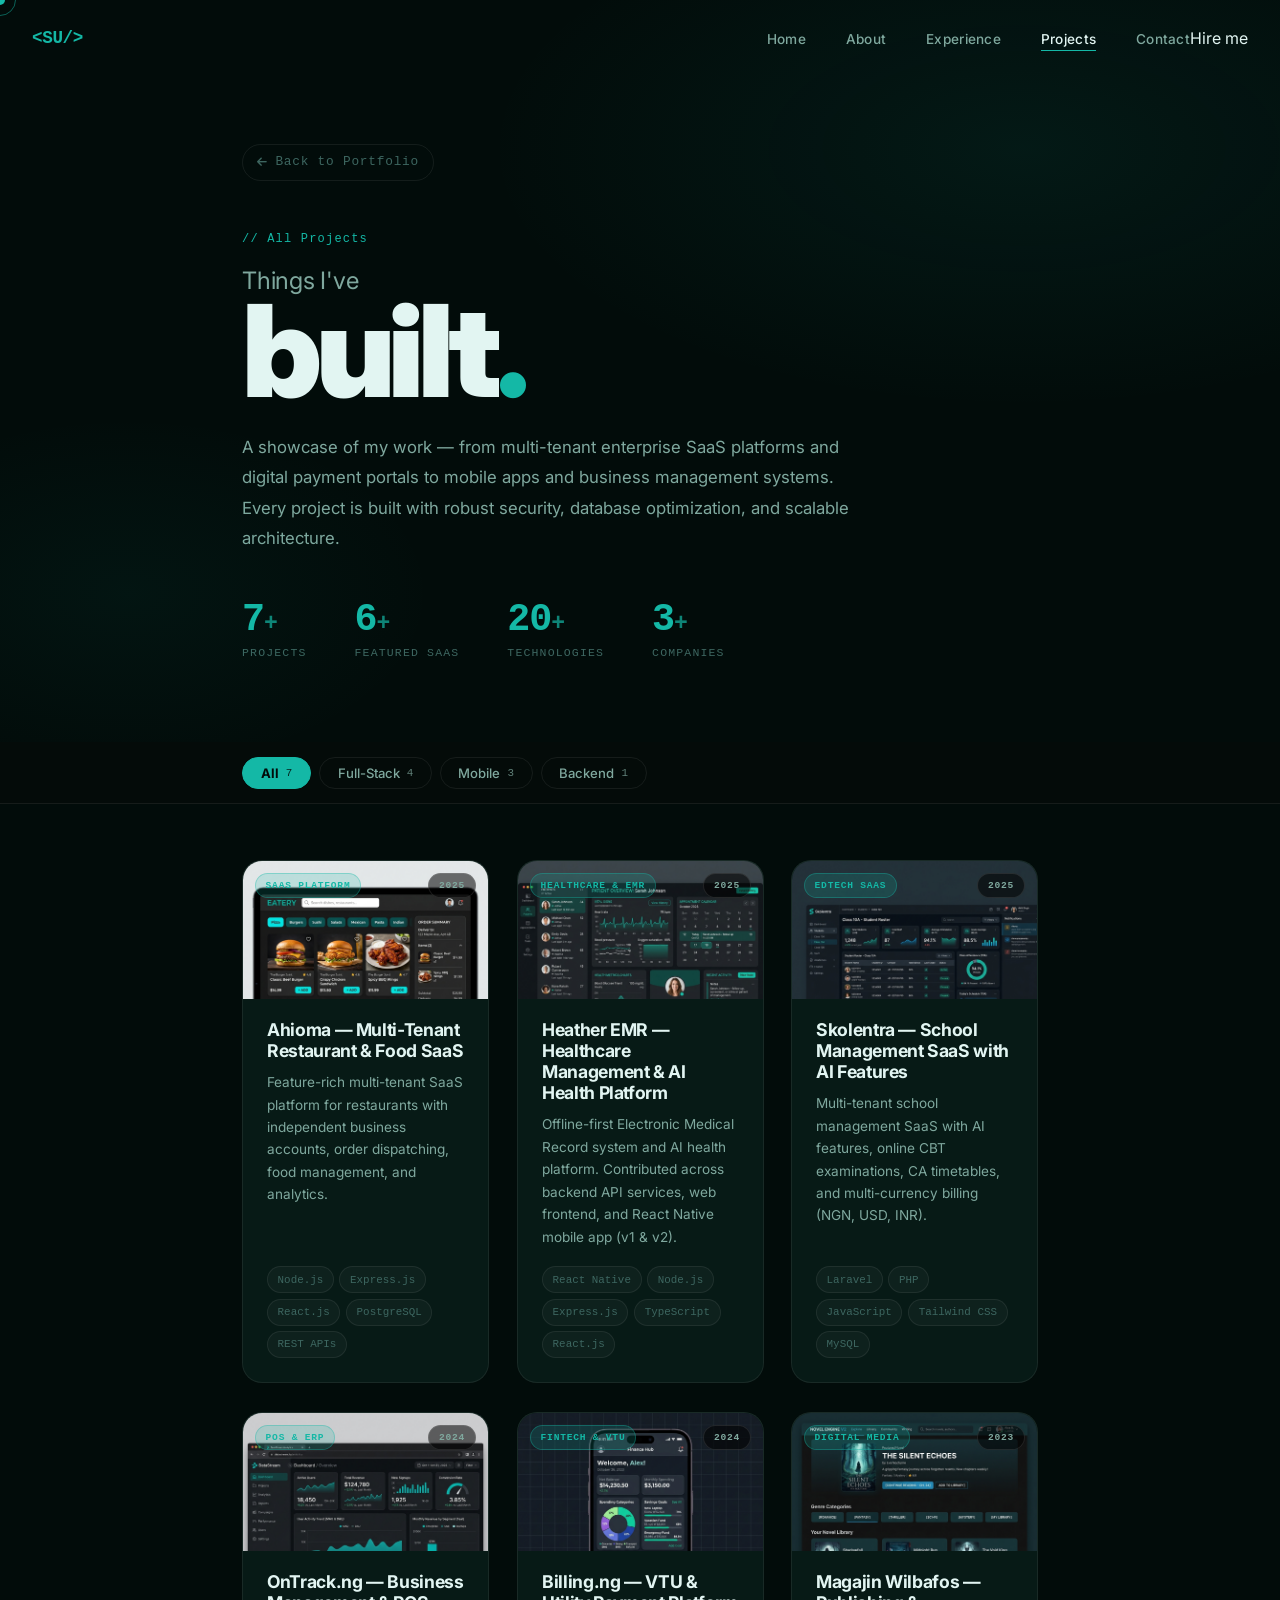
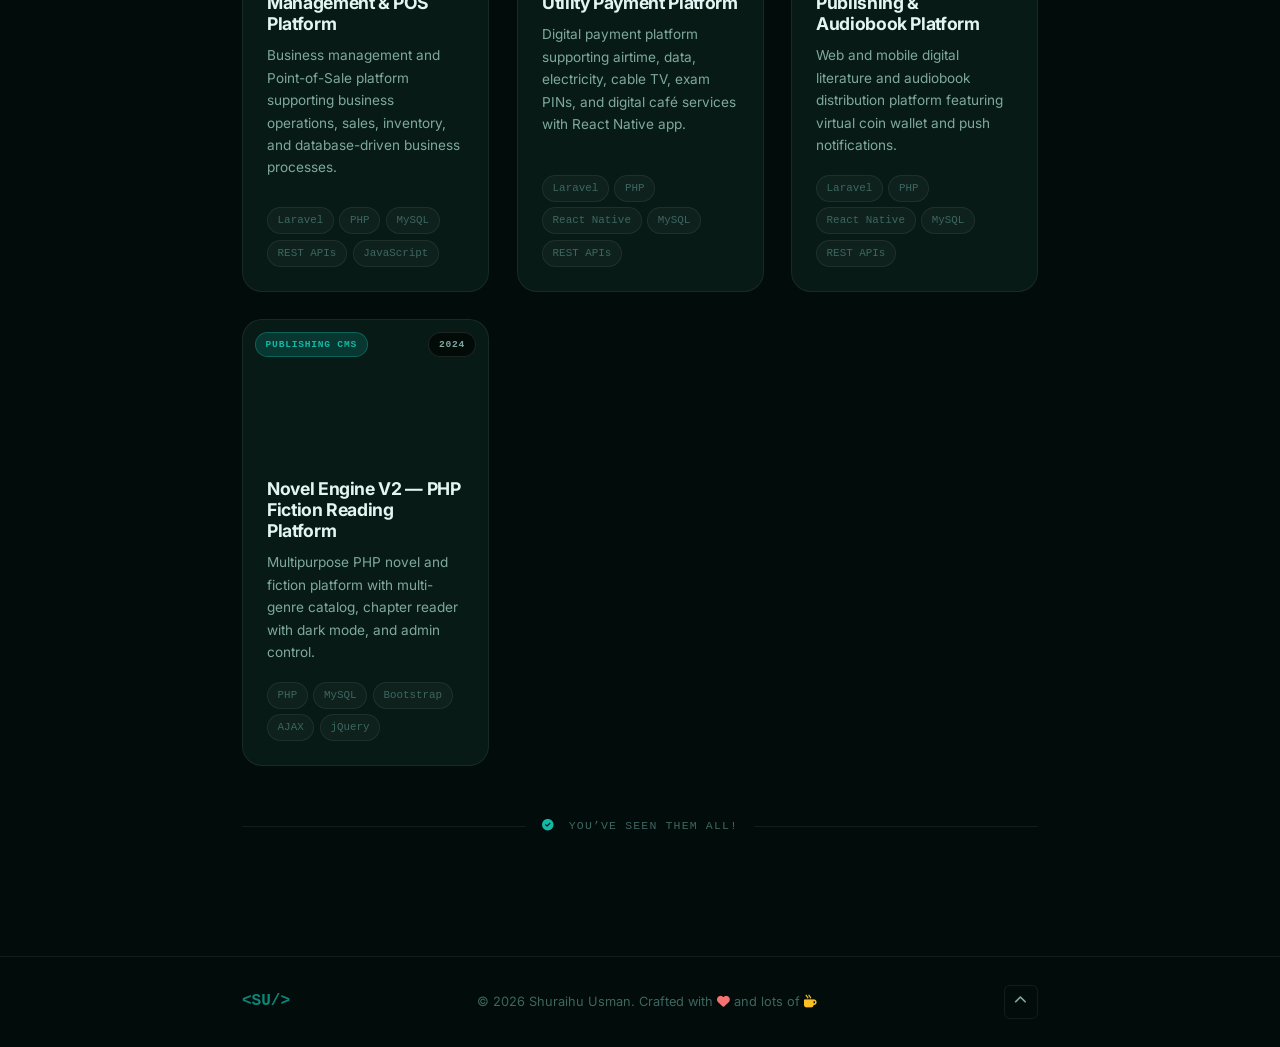
<file: projects.html>
<!DOCTYPE html>
<html lang="en">
<head>
  <meta charset="UTF-8" />
  <meta name="viewport" content="width=device-width, initial-scale=1.0" />
  <title>All Projects | Shuraihu Usman — Full-Stack Developer</title>
  <meta name="description" content="Browse all projects by Shuraihu Usman — full-stack web developer specialising in React, Node.js, Laravel and Django." />

  <!-- Fonts -->
  <link rel="preconnect" href="https://fonts.googleapis.com" />
  <link rel="preconnect" href="https://fonts.gstatic.com" crossorigin />
  <link href="https://fonts.googleapis.com/css2?family=Inter:wght@300;400;500;600;700;800;900&family=Outfit:wght@700;800;900&family=JetBrains+Mono:wght@400;500&display=swap" rel="stylesheet" />

  <!-- Font Awesome -->
  <link rel="stylesheet" href="https://cdnjs.cloudflare.com/ajax/libs/font-awesome/6.5.0/css/all.min.css" />

  <!-- Shared styles -->
  <link rel="stylesheet" href="style.css" />
  <!-- Projects page styles -->
  <link rel="stylesheet" href="projects.css" />
</head>
<body>

  <!-- ═══ CUSTOM CURSOR ═══ -->
  <div class="cursor" id="cursor"></div>
  <div class="cursor-follower" id="cursorFollower"></div>

  <!-- ═══ NAVBAR ═══ -->
  <nav class="nav" id="nav" role="navigation" aria-label="Main navigation">
    <a href="index.html" class="nav-logo" aria-label="Home">&lt;SU/&gt;</a>
    <ul class="nav-links" role="list">
      <li><a href="index.html#home"       class="nav-link" data-nav="home">Home</a></li>
      <li><a href="index.html#about"      class="nav-link" data-nav="about">About</a></li>
      <li><a href="index.html#experience" class="nav-link" data-nav="experience">Experience</a></li>
      <li><a href="projects.html"         class="nav-link active" data-nav="projects">Projects</a></li>
      <li><a href="index.html#contact"    class="nav-link" data-nav="contact">Contact</a></li>
    </ul>
    <div class="nav-right">
      <a href="index.html#contact" class="nav-cta" id="navCta">Hire me</a>
      <button class="nav-toggle" id="navToggle" aria-label="Toggle menu" aria-expanded="false">
        <span></span><span></span><span></span>
      </button>
    </div>
  </nav>

  <!-- Mobile menu -->
  <div class="mobile-menu" id="mobileMenu" role="dialog" aria-modal="true" aria-label="Mobile navigation">
    <ul>
      <li><a href="index.html#home"       data-close class="mob-link">Home</a></li>
      <li><a href="index.html#about"      data-close class="mob-link">About</a></li>
      <li><a href="index.html#experience" data-close class="mob-link">Experience</a></li>
      <li><a href="projects.html"         data-close class="mob-link active">Projects</a></li>
      <li><a href="index.html#contact"    data-close class="mob-link">Contact</a></li>
    </ul>
  </div>

  <main>

    <!-- ═══ PAGE HEADER ═══ -->
    <section class="ap-hero" id="apHero">
      <div class="ap-hero-bg"></div>
      <div class="container">
        <a href="index.html" class="ap-back" id="apBack">
          <i class="fa-solid fa-arrow-left"></i> Back to Portfolio
        </a>
        <span class="sec-label" style="margin-top:1rem; display:block;">// All Projects</span>
        <h1 class="ap-title">
          <span class="apt-top">Things I've</span>
          <span class="apt-main">built<span class="apt-dot">.</span></span>
        </h1>
        <p class="ap-desc">
          A showcase of my work &mdash; from multi-tenant enterprise SaaS platforms and digital payment portals to mobile apps and business management systems.
          Every project is built with robust security, database optimization, and scalable architecture.
        </p>
        <div class="ap-stats">
          <div class="aps-item">
            <span class="aps-n" data-target="7">0</span>
            <span class="aps-l">Projects</span>
          </div>
          <div class="aps-item">
            <span class="aps-n" data-target="6">0</span>
            <span class="aps-l">Featured SaaS</span>
          </div>
          <div class="aps-item">
            <span class="aps-n" data-target="20">0</span>
            <span class="aps-l">Technologies</span>
          </div>
          <div class="aps-item">
            <span class="aps-n" data-target="3">0</span>
            <span class="aps-l">Companies</span>
          </div>
        </div>
      </div>
    </section>

    <!-- ═══ FILTERS ═══ -->
    <div class="ap-filters-wrap" id="apFiltersWrap">
      <div class="container">
        <div class="ap-filters" id="apFilters" role="group" aria-label="Project filters">
          <button class="apf-btn active" data-filter="all"       id="filterAll">All <span class="apf-count" id="countAll">7</span></button>
          <button class="apf-btn" data-filter="fullstack"        id="filterFullstack">Full-Stack <span class="apf-count" id="countFullstack">4</span></button>
          <button class="apf-btn" data-filter="mobile"           id="filterMobile">Mobile <span class="apf-count" id="countMobile">3</span></button>
          <button class="apf-btn" data-filter="backend"          id="filterBackend">Backend <span class="apf-count" id="countBackend">1</span></button>
        </div>
      </div>
    </div>

    <!-- ═══ PROJECT GRID ═══ -->
    <section class="ap-grid-sec">
      <div class="container">

        <div class="ap-grid" id="apGrid" role="list">
          <!-- Cards injected by JS -->
        </div>

        <!-- Sentinel for IntersectionObserver -->
        <div id="apSentinel" class="ap-sentinel" aria-hidden="true"></div>

        <!-- Loading spinner -->
        <div class="ap-spinner" id="apSpinner" hidden aria-label="Loading more projects" role="status">
          <div class="sp-ring">
            <div class="sp-inner"></div>
          </div>
          <span>Loading more projects&hellip;</span>
        </div>

        <!-- All loaded -->
        <div class="ap-end-msg" id="apEndMsg" hidden>
          <span class="aem-line"></span>
          <span class="aem-text"><i class="fa-solid fa-check-circle"></i> You&rsquo;ve seen them all!</span>
          <span class="aem-line"></span>
        </div>

        <!-- No results -->
        <div class="ap-no-results" id="apNoResults" hidden>
          <i class="fa-solid fa-folder-open"></i>
          <p>No projects in this category yet.</p>
          <button onclick="document.querySelector('[data-filter=all]').click()">View all projects</button>
        </div>

      </div>
    </section>

  </main>

  <!-- ═══ PROJECT DETAIL DRAWER ═══ -->
  <div class="ap-drawer" id="apDrawer" role="dialog" aria-modal="true" aria-label="Project details">
    <div class="apd-backdrop" id="apdBackdrop"></div>
    <aside class="apd-panel" id="apdPanel">
      <button class="apd-close" id="apdClose" aria-label="Close details">
        <i class="fa-solid fa-xmark"></i>
      </button>
      <div class="apd-body" id="apdBody"><!-- injected by JS --></div>
    </aside>
  </div>

  <!-- ═══ FOOTER ═══ -->
  <footer class="footer">
    <div class="container footer-inner">
      <a href="index.html" class="footer-logo">&lt;SU/&gt;</a>
      <p class="footer-copy">&copy; <span id="footerYear"></span> Shuraihu Usman. Crafted with <i class="fa-solid fa-heart" style="color:#f87171"></i> and lots of <i class="fa-solid fa-mug-hot" style="color:#fbbf24"></i></p>
      <a href="#apHero" class="footer-top" id="footerBack" aria-label="Back to top">
        <i class="fa-solid fa-chevron-up"></i>
      </a>
    </div>
  </footer>

  <script src="projects.js"></script>
</body>
</html>
</file>
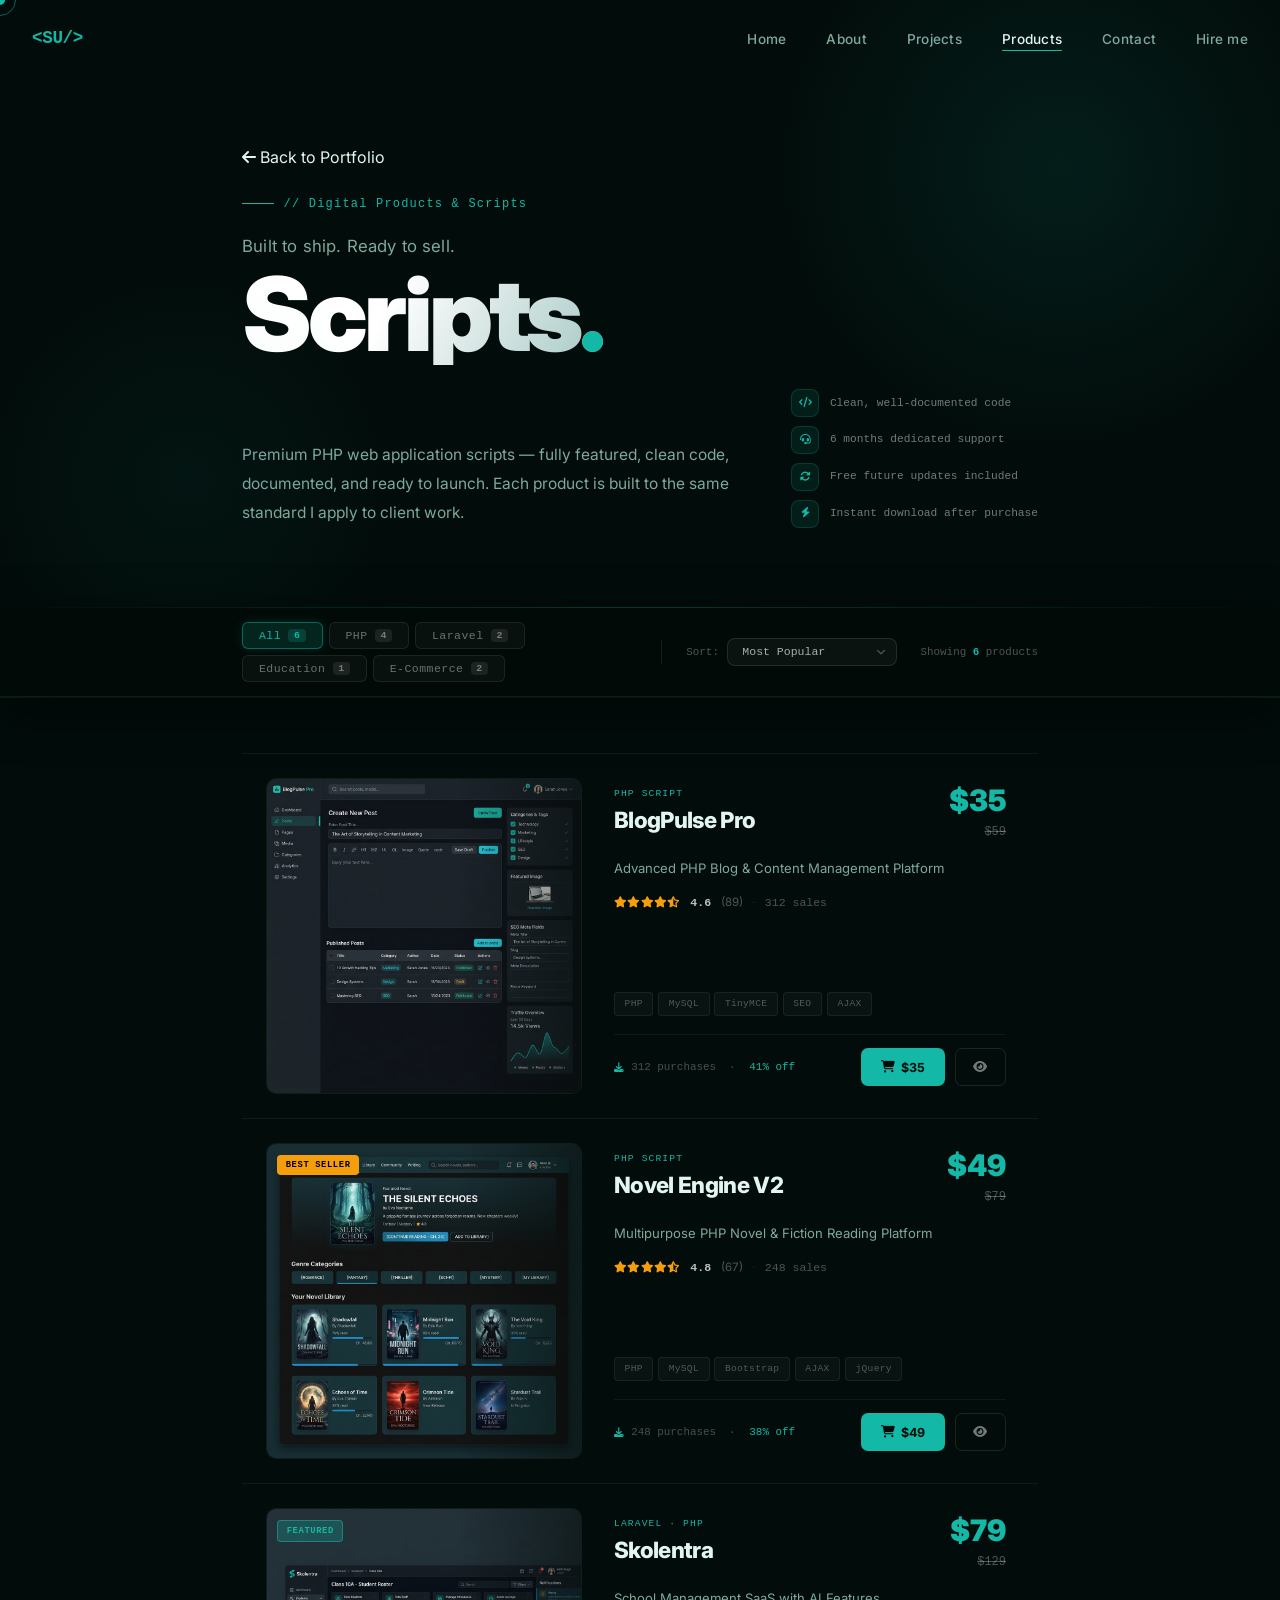
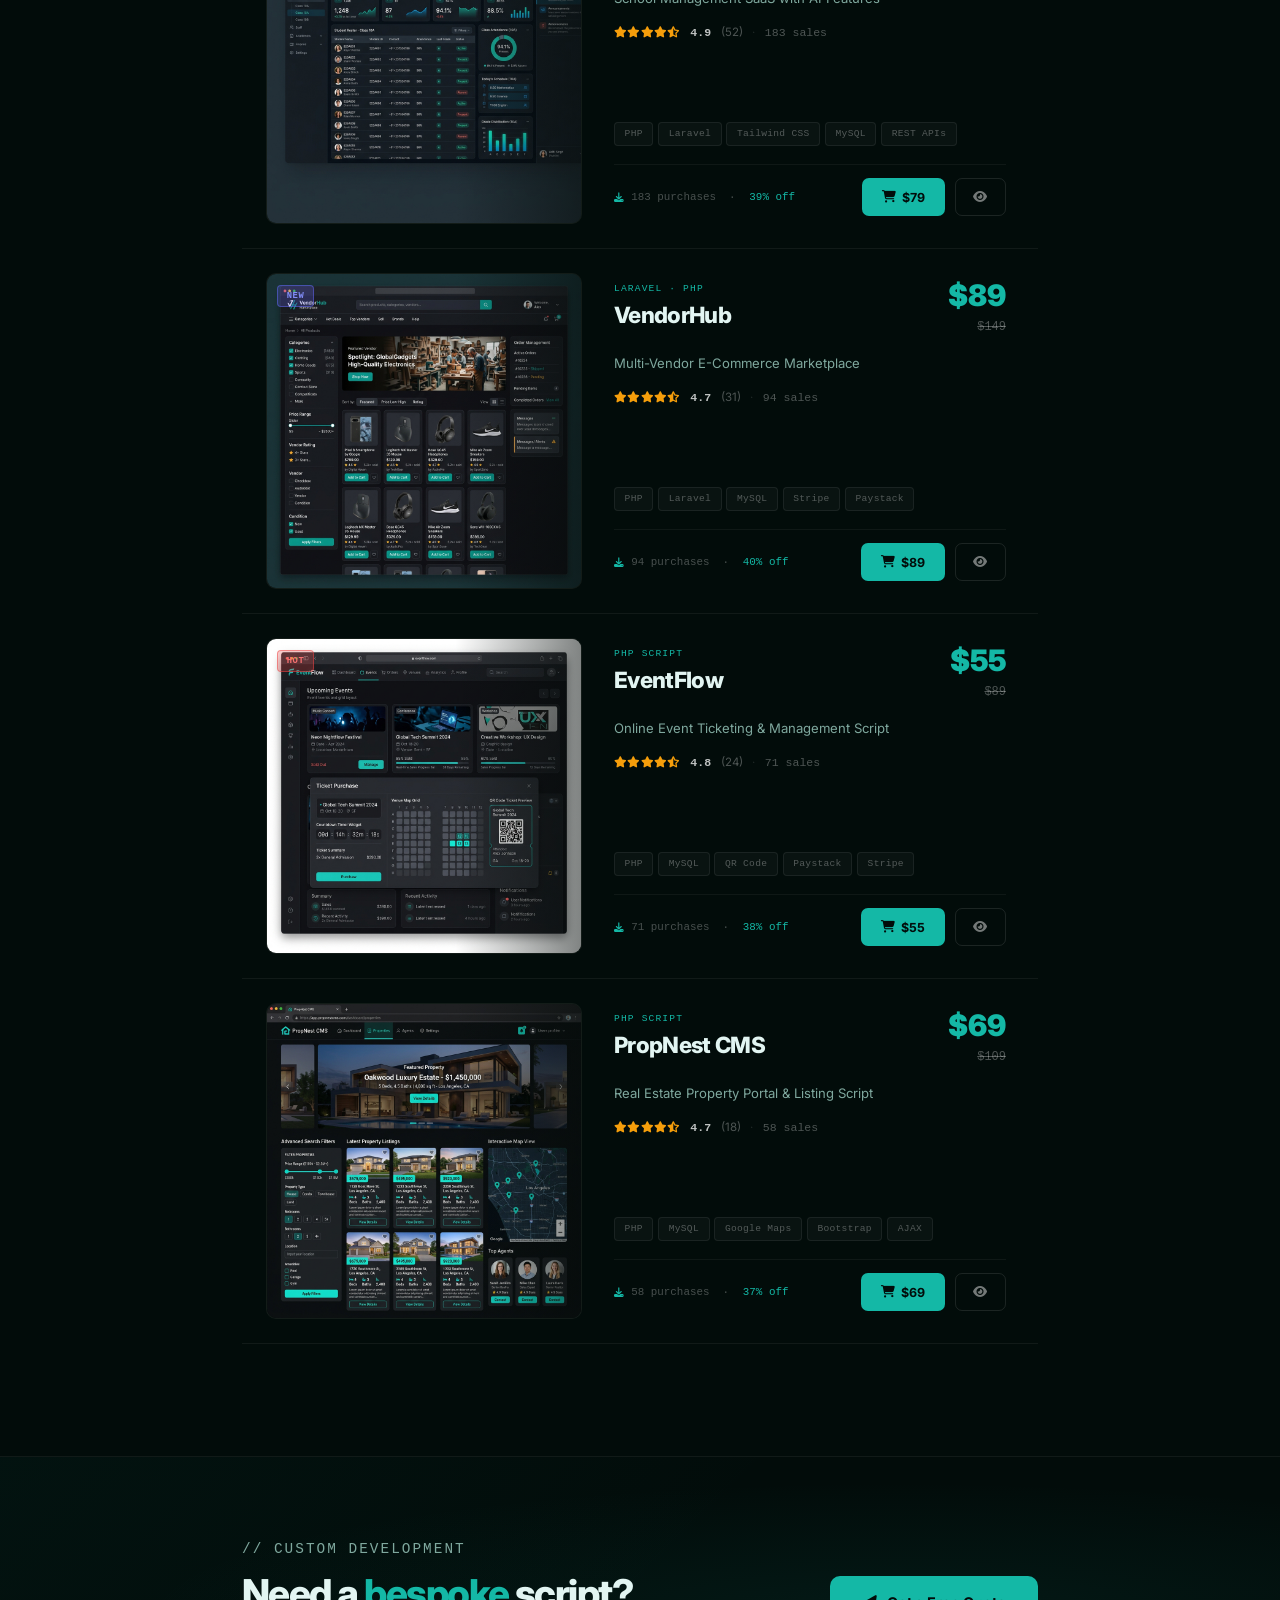
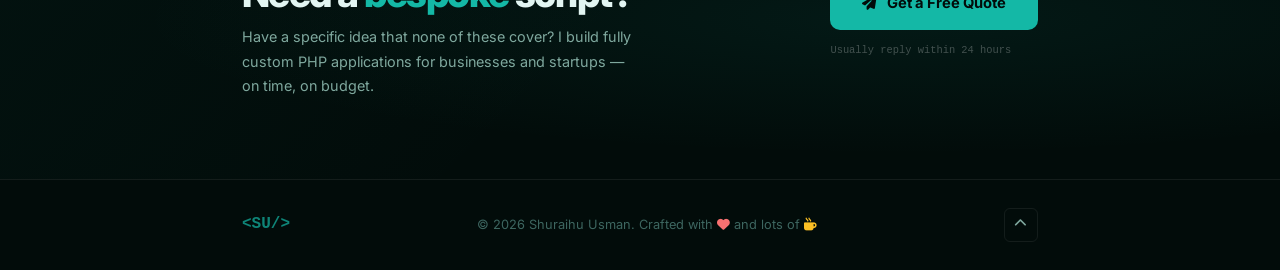
<file: shop.html>
<!DOCTYPE html>
<html lang="en">
<head>
  <meta charset="UTF-8" />
  <meta name="viewport" content="width=device-width, initial-scale=1.0" />
  <title>PHP Scripts &amp; Products | Shuraihu Usman — Developer Marketplace</title>
  <meta name="description" content="Browse premium PHP scripts and web application products by Shuraihu Usman. Ready-to-deploy, fully featured, and professionally coded." />

  <link rel="preconnect" href="https://fonts.googleapis.com" />
  <link rel="preconnect" href="https://fonts.gstatic.com" crossorigin />
  <link href="https://fonts.googleapis.com/css2?family=Inter:wght@300;400;500;600;700;800;900&family=Outfit:wght@700;800;900&family=JetBrains+Mono:wght@400;500&display=swap" rel="stylesheet" />
  <link rel="stylesheet" href="https://cdnjs.cloudflare.com/ajax/libs/font-awesome/6.5.0/css/all.min.css" />
  <link rel="stylesheet" href="style.css" />
  <link rel="stylesheet" href="shop.css" />
</head>
<body>

  <div class="cursor" id="cursor"></div>
  <div class="cursor-follower" id="cursorFollower"></div>

  <!-- NAV -->
  <nav class="nav" id="nav" role="navigation" aria-label="Main navigation">
    <a href="index.html" class="nav-logo" aria-label="Home">&lt;SU/&gt;</a>
    <ul class="nav-links" role="list">
      <li><a href="index.html#home"    class="nav-link">Home</a></li>
      <li><a href="index.html#about"   class="nav-link">About</a></li>
      <li><a href="projects.html"      class="nav-link">Projects</a></li>
      <li><a href="shop.html"          class="nav-link active">Products</a></li>
      <li><a href="index.html#contact" class="nav-link">Contact</a></li>
      <li><a href="index.html#contact" class="nav-link" id="navCta">Hire me</a></li>
    </ul>
    <div class="nav-right">
      
      <button class="nav-toggle" id="navToggle" aria-label="Toggle menu" aria-expanded="false">
        <span></span><span></span><span></span>
      </button>
    </div>
  </nav>
  <div class="mobile-menu" id="mobileMenu" role="dialog" aria-modal="true">
    <ul>
      <li><a href="index.html#home"    data-close class="mob-link">Home</a></li>
      <li><a href="index.html#about"   data-close class="mob-link">About</a></li>
      <li><a href="projects.html"      data-close class="mob-link">Projects</a></li>
      <li><a href="shop.html"          data-close class="mob-link active">Products</a></li>
      <li><a href="index.html#contact" data-close class="mob-link">Contact</a></li>
    </ul>
  </div>

  <main>

    <!-- ═══ HERO ═══ -->
    <section class="sh-hero" id="shHero">
      <div class="sh-hero-glow" aria-hidden="true"></div>
      <div class="sh-hero-glow-2" aria-hidden="true"></div>
      <div class="container">

        <a href="index.html" class="ap-back" id="shBack">
          <i class="fa-solid fa-arrow-left"></i> Back to Portfolio
        </a>

        <div class="sh-eyebrow" style="margin-top:1.4rem;">
          <span class="sh-eyebrow-line"></span>
          <span class="sec-label" style="margin:0;">// Digital Products &amp; Scripts</span>
        </div>

        <div class="sh-title">
          <span class="sh-t1">Built to ship. Ready to sell.</span>
          <span class="sh-t2">Scripts<span class="sh-dot">.</span></span>
        </div>

        <div class="sh-hero-body">
          <p class="sh-subtitle">
            Premium PHP web application scripts — fully featured, clean code, documented, and ready to launch.
            Each product is built to the same standard I apply to client work.
          </p>
          <div class="sh-trust" aria-label="Product guarantees">
            <div class="sh-trust-item">
              <i class="fa-solid fa-code" aria-hidden="true"></i>
              Clean, well-documented code
            </div>
            <div class="sh-trust-item">
              <i class="fa-solid fa-headset" aria-hidden="true"></i>
              6 months dedicated support
            </div>
            <div class="sh-trust-item">
              <i class="fa-solid fa-rotate" aria-hidden="true"></i>
              Free future updates included
            </div>
            <div class="sh-trust-item">
              <i class="fa-solid fa-bolt" aria-hidden="true"></i>
              Instant download after purchase
            </div>
          </div>
        </div>

      </div>
    </section>

    <!-- ═══ TOOLBAR ═══ -->
    <div class="sh-toolbar-wrap" id="shToolbarWrap">
      <div class="container">
        <div class="sh-toolbar" id="shToolbar">

          <div class="sh-filters" id="shFilters" role="group" aria-label="Filter by category">
            <button class="shf-btn active" data-filter="all"      id="sfAll">All <span class="shf-count" id="sfAllCount">6</span></button>
            <button class="shf-btn"        data-filter="php"      id="sfPhp">PHP <span class="shf-count">4</span></button>
            <button class="shf-btn"        data-filter="laravel"  id="sfLaravel">Laravel <span class="shf-count">2</span></button>
            <button class="shf-btn"        data-filter="education" id="sfEdu">Education <span class="shf-count">1</span></button>
            <button class="shf-btn"        data-filter="ecommerce" id="sfEcom">E-Commerce <span class="shf-count">2</span></button>
          </div>

          <span class="sh-toolbar-sep" aria-hidden="true"></span>

          <div class="sh-sort" id="shSortWrap">
            <span class="sh-sort-label">Sort:</span>
            <select id="shSort" aria-label="Sort products">
              <option value="popular">Most Popular</option>
              <option value="newest">Newest First</option>
              <option value="price-low">Price: Low → High</option>
              <option value="price-high">Price: High → Low</option>
            </select>
            <i class="fa-solid fa-chevron-down sh-sort-icon" aria-hidden="true"></i>
          </div>

          <span class="sh-results-count" id="shResultsCount">Showing <span>6</span> products</span>

        </div>
      </div>
    </div>

    <!-- ═══ PRODUCT LIST ═══ -->
    <section class="sh-grid-sec">
      <div class="container">
        <div class="sh-grid" id="shGrid" role="list" aria-label="Products">
          <!-- Injected by shop.js -->
        </div>
        <div class="sh-no-results" id="shNoResults" hidden>
          <i class="fa-solid fa-box-open" aria-hidden="true"></i>
          <p>No products match this filter yet.</p>
          <button onclick="document.querySelector('[data-filter=all]').click()">View all products</button>
        </div>
      </div>
    </section>

    <!-- ═══ CTA STRIP ═══ -->
    <section class="sh-cta-strip">
      <div class="container sh-cta-inner">
        <div class="sh-cta-text">
          <p class="sh-cta-kicker">// Custom Development</p>
          <h3>Need a <span class="teal">bespoke</span> script?</h3>
          <p>Have a specific idea that none of these cover? I build fully custom PHP applications for businesses and startups — on time, on budget.</p>
        </div>
        <div class="sh-cta-right">
          <a href="index.html#contact" class="sh-cta-btn" id="shopCtaBtn">
            <i class="fa-solid fa-paper-plane"></i> Get a Free Quote
          </a>
          <span class="sh-cta-note">Usually reply within 24 hours</span>
        </div>
      </div>
    </section>

  </main>

  <!-- ═══ PRODUCT DETAIL DRAWER ═══ -->
  <div class="sh-drawer" id="shDrawer" role="dialog" aria-modal="true" aria-label="Product details">
    <div class="shd-backdrop" id="shdBackdrop"></div>
    <aside class="shd-panel" id="shdPanel">
      <button class="shd-close" id="shdClose" aria-label="Close product details">
        <i class="fa-solid fa-xmark"></i>
      </button>
      <div class="shd-body" id="shdBody"><!-- injected --></div>
    </aside>
  </div>

  <!-- FOOTER -->
  <footer class="footer">
    <div class="container footer-inner">
      <a href="index.html" class="footer-logo">&lt;SU/&gt;</a>
      <p class="footer-copy">&copy; <span id="footerYear"></span> Shuraihu Usman. Crafted with <i class="fa-solid fa-heart" style="color:#f87171"></i> and lots of <i class="fa-solid fa-mug-hot" style="color:#fbbf24"></i></p>
      <a href="#shHero" class="footer-top" aria-label="Back to top"><i class="fa-solid fa-chevron-up"></i></a>
    </div>
  </footer>

  <script src="shop.js"></script>
</body>
</html>
</file>
<file: style.css>
/* ═══════════════════════════════════════════════════════════
   SHURAIHU USMAN — Editorial Portfolio
   Teal Dark Theme · Minimal · Inter + Space Mono
   ═══════════════════════════════════════════════════════════ */

/* ─── CUSTOM PROPERTIES ─── */
:root {
  --bg:       #020c0a;
  --bg-1:     #041410;
  --bg-2:     #071a16;
  --glass:    rgba(255,255,255,0.03);
  --border:   rgba(255,255,255,0.07);
  --bh:       rgba(255,255,255,0.13);

  --teal:     #14b8a6;
  --teal-d:   #0d9488;
  --teal-l:   #2dd4bf;
  --teal-a:   rgba(20,184,166,0.15);
  --teal-glow:rgba(20,184,166,0.3);

  --text:     #e2f5f2;
  --subtle:   #7fa89e;
  --muted:    #3d6660;

  --mono: 'Space Mono', 'Courier New', monospace;
  --sans: 'Inter', system-ui, sans-serif;

  --r-sm: 6px;
  --r-md: 12px;
  --r-lg: 20px;

  --ease:   cubic-bezier(0.4,0,0.2,1);
  --bounce: cubic-bezier(0.34,1.56,0.64,1);
}

/* ─── RESET ─── */
*,*::before,*::after { box-sizing: border-box; margin: 0; padding: 0; }

html {
  scroll-behavior: smooth;
  -webkit-font-smoothing: antialiased;
  scrollbar-width: thin;
  scrollbar-color: var(--teal) var(--bg-1);
}
html::-webkit-scrollbar       { width: 4px; }
html::-webkit-scrollbar-track { background: var(--bg-1); }
html::-webkit-scrollbar-thumb { background: var(--teal); border-radius: 2px; }

body {
  background: var(--bg);
  color: var(--text);
  font-family: var(--sans);
  font-size: 1rem;
  line-height: 1.7;
  overflow-x: hidden;
  cursor: none;
}

a    { text-decoration: none; color: inherit; }
img  { max-width: 100%; display: block; }
ul   { list-style: none; }
em   { font-style: normal; }

/* ─── CONTAINER ─── */
.container {
  max-width: 860px;
  margin: 0 auto;
  padding: 0 2rem;
}

/* ─── CURSOR ─── */
.cursor {
  position: fixed;
  width: 10px; height: 10px;
  background: var(--teal);
  border-radius: 50%;
  pointer-events: none;
  z-index: 10000;
  transform: translate(-50%,-50%);
  transition: width .2s, height .2s, opacity .2s;
  mix-blend-mode: screen;
}
.cursor-follower {
  position: fixed;
  width: 32px; height: 32px;
  border: 1.5px solid rgba(20,184,166,0.5);
  border-radius: 50%;
  pointer-events: none;
  z-index: 9999;
  transform: translate(-50%,-50%);
  transition: width .3s var(--ease), height .3s var(--ease), opacity .3s;
}
.cursor.hovering         { width: 5px; height: 5px; }
.cursor-follower.hovering{ width: 50px; height: 50px; opacity: .5; }

/* ─── LOADER ─── */
.loader {
  position: fixed; inset: 0;
  background: var(--bg);
  z-index: 99999;
  display: flex; align-items: center; justify-content: center;
  transition: opacity .6s var(--ease), visibility .6s;
}
.loader.hidden { opacity: 0; visibility: hidden; }
.loader-inner  { display: flex; flex-direction: column; align-items: center; gap: 1.5rem; }

.loader-logo {
  font-family: var(--mono);
  font-size: 2.2rem;
  font-weight: 700;
  color: var(--teal);
  animation: loaderPulse 1.2s ease-in-out infinite;
}
@keyframes loaderPulse {
  0%,100% { opacity:1; transform:scale(1); }
  50%      { opacity:.6; transform:scale(.94); }
}
.loader-bar {
  width: 180px; height: 2px;
  background: rgba(255,255,255,0.08);
  border-radius: 1px; overflow: hidden;
}
.loader-fill {
  height: 100%; width: 0%;
  background: var(--teal);
  transition: width .12s linear;
}
.loader-text {
  font-family: var(--mono);
  font-size: .7rem;
  color: var(--muted);
  letter-spacing: .12em;
}

/* ─── NAV ─── */
.nav {
  position: fixed; top: 0; left: 0; right: 0;
  z-index: 1000;
  display: flex; align-items: center;
  padding: 1.5rem 2rem;
  transition: all .3s var(--ease);
}
.nav.scrolled {
  background: rgba(2,12,10,.9);
  backdrop-filter: blur(16px);
  border-bottom: 1px solid var(--border);
  padding: 1rem 2rem;
}

.nav-logo {
  font-family: var(--mono);
  font-size: 1.1rem;
  font-weight: 700;
  color: var(--teal);
  margin-right: auto;
  letter-spacing: -.02em;
  transition: opacity .25s;
}
.nav-logo:hover { opacity: .75; }

.nav-links {
  display: flex; gap: 2.5rem; align-items: center;
}
.nav-link {
  font-size: .85rem;
  font-weight: 500;
  color: var(--subtle);
  letter-spacing: .02em;
  transition: color .25s;
  position: relative;
  padding: .2rem 0;
}
.nav-link::after {
  content: '';
  position: absolute; bottom: 0; left: 0;
  width: 0; height: 1px;
  background: var(--teal);
  transition: width .3s var(--ease);
}
.nav-link:hover, .nav-link.active { color: var(--text); }
.nav-link:hover::after, .nav-link.active::after { width: 100%; }

.nav-toggle {
  display: none;
  flex-direction: column; gap: 5px;
  background: none; border: none;
  cursor: pointer; padding: .25rem;
}
.nav-toggle span {
  display: block;
  width: 22px; height: 1.5px;
  background: var(--text);
  transition: all .3s var(--ease);
  transform-origin: center;
}
.nav-toggle.open span:nth-child(1) { transform: translateY(6.5px) rotate(45deg); }
.nav-toggle.open span:nth-child(2) { opacity: 0; transform: scaleX(0); }

/* ─── MOBILE MENU ─── */
.mobile-menu {
  position: fixed; inset: 0;
  background: rgba(2,12,10,.97);
  backdrop-filter: blur(20px);
  z-index: 999;
  display: flex; flex-direction: column;
  align-items: center; justify-content: center;
  gap: 2rem;
  opacity: 0; visibility: hidden;
  transition: opacity .3s, visibility .3s;
}
.mobile-menu.open { opacity: 1; visibility: visible; }
.mob-link {
  font-size: 2rem; font-weight: 700;
  color: var(--subtle);
  transition: color .25s, transform .25s;
}
.mob-link:hover { color: var(--text); transform: translateX(10px); }

/* ─── SCROLL REVEAL ─── */
.reveal {
  opacity: 0;
  transform: translateY(28px);
  transition: opacity .75s var(--ease), transform .75s var(--ease);
  transition-delay: var(--delay, 0s);
}
.reveal.visible { opacity: 1; transform: none; }

/* ─── SHARED SECTION ELEMENTS ─── */
.sec-label {
  display: inline-block;
  font-family: var(--mono);
  font-size: .75rem;
  color: var(--teal);
  letter-spacing: .1em;
  margin-bottom: 1.25rem;
}
.sec-title {
  font-size: clamp(1.8rem, 4vw, 2.8rem);
  font-weight: 800;
  line-height: 1.2;
  letter-spacing: -.02em;
  margin-bottom: 1.25rem;
}
.sec-body {
  color: var(--subtle);
  font-size: 1.02rem;
  line-height: 1.8;
  max-width: 620px;
  margin-bottom: 1.1rem;
}
.teal { color: var(--teal); }

/* ─── BUTTONS ─── */
.btn-arrow {
  display: inline-flex; align-items: center; gap: .55rem;
  font-size: .95rem; font-weight: 600;
  color: var(--teal);
  transition: gap .3s var(--ease), opacity .25s;
}
.btn-arrow:hover { gap: .9rem; opacity: .85; }
.btn-arrow i { font-size: .8rem; transition: transform .3s var(--ease); }
.btn-arrow:hover i { transform: translateX(3px); }

.btn-ghost {
  display: inline-flex; align-items: center;
  padding: .65rem 1.6rem;
  border: 1px solid var(--bh);
  border-radius: 50px;
  font-size: .9rem; font-weight: 500;
  color: var(--subtle);
  transition: all .3s var(--ease);
}
.btn-ghost:hover {
  border-color: var(--teal);
  color: var(--teal);
  background: var(--teal-a);
}

/* ═══════════════════════════════════════════════════════════
   HERO
   ═══════════════════════════════════════════════════════════ */
.hero {
  position: relative;
  min-height: 100vh;
  display: flex; align-items: center;
  padding: 8rem 0 5rem;
  overflow: hidden;
}

.hero-canvas {
  position: absolute; inset: 0;
  z-index: 0; pointer-events: none;
}

.hero-inner { position: relative; z-index: 1; }

/* Avatar + Quote row */
.hero-head {
  display: flex;
  align-items: flex-start;
  gap: 2rem;
  margin-bottom: 2.5rem;
  animation: fadeUp 1s var(--ease) .1s both;
}

.hero-avatar-block { flex-shrink: 0; }

.avatar-frame {
  width: 88px; height: 88px;
  border-radius: 50%;
  border: 2px solid rgba(20,184,166,0.4);
  padding: 3px;
  background: var(--teal-a);
  box-shadow: 0 0 24px rgba(20,184,166,0.2);
  margin-bottom: .6rem;
}
.hero-avatar {
  width: 100%; height: 100%;
  object-fit: cover; object-position: top center;
  border-radius: 50%;
}

.hero-status {
  display: flex; align-items: center; gap: .4rem;
  font-size: .7rem;
  color: var(--subtle);
  font-family: var(--mono);
  white-space: nowrap;
}
.status-pulse {
  width: 6px; height: 6px;
  background: #4ade80;
  border-radius: 50%;
  animation: pulse 2s ease-in-out infinite;
  box-shadow: 0 0 6px #4ade80;
}
@keyframes pulse {
  0%,100% { transform: scale(1); opacity: 1; }
  50%      { transform: scale(1.5); opacity: .6; }
}

.hero-quote {
  font-style: italic;
  font-size: .95rem;
  color: var(--subtle);
  line-height: 1.65;
  padding-left: 1.25rem;
  border-left: 2px solid var(--teal);
  max-width: 340px;
  margin-top: .25rem;
}

/* Role pill */
.hero-role-pill {
  display: inline-flex; align-items: center; gap: .55rem;
  padding: .38rem 1rem;
  border: 1px solid rgba(20,184,166,0.35);
  border-radius: 50px;
  font-family: var(--mono);
  font-size: .73rem;
  color: var(--teal);
  background: rgba(20,184,166,0.08);
  margin-bottom: 1.6rem;
  letter-spacing: .07em;
  text-transform: uppercase;
  animation: fadeUp 1s var(--ease) .15s both;
}
.hrp-dot {
  width: 6px; height: 6px;
  background: var(--teal);
  border-radius: 50%;
  flex-shrink: 0;
  animation: pulse 2s ease-in-out infinite;
}

/* Hero title — three-tier editorial style */
.hero-title {
  font-weight: 900;
  letter-spacing: -.04em;
  margin-bottom: 1.75rem;
  animation: fadeUp 1s var(--ease) .3s both;
  line-height: 1;
}
.ht-top {
  display: block;
  font-size: clamp(1.3rem, 3.2vw, 2rem);
  font-weight: 400;
  color: var(--subtle);
  letter-spacing: -.01em;
  line-height: 1.4;
  margin-bottom: .2rem;
}
.ht-main {
  display: block;
  font-size: clamp(3.8rem, 11vw, 7.5rem);
  font-weight: 900;
  color: var(--teal);
  letter-spacing: -.05em;
  line-height: .9;
}
.ht-sub {
  display: block;
  font-size: clamp(.75rem, 1.6vw, .95rem);
  font-weight: 500;
  color: var(--muted);
  letter-spacing: .18em;
  text-transform: uppercase;
  font-family: var(--mono);
  margin-top: 1rem;
}
.ht-dot { color: var(--teal); font-size: inherit; }

/* Role line */
.hero-role {
  font-size: clamp(.95rem, 2vw, 1.2rem);
  color: var(--subtle);
  margin-bottom: 1.5rem;
  display: flex; align-items: center; flex-wrap: wrap; gap: .3rem;
  animation: fadeUp 1s var(--ease) .4s both;
}
.tw-wrap {
  display: inline-flex; align-items: center; gap: 0;
  color: var(--text);
  font-weight: 600;
}
.typewriter { font-family: var(--mono); font-size: .95em; color: var(--teal-l); }
.tw-cursor  {
  color: var(--teal);
  font-family: var(--mono);
  animation: blink .9s step-end infinite;
}
@keyframes blink { 0%,100%{opacity:1} 50%{opacity:0} }

/* Bio */
.hero-bio {
  font-size: 1rem;
  color: var(--subtle);
  line-height: 1.8;
  max-width: 560px;
  margin-bottom: 2.5rem;
  animation: fadeUp 1s var(--ease) .55s both;
}

/* CTA row */
.hero-actions {
  display: flex; align-items: center; gap: 2rem; flex-wrap: wrap;
  margin-bottom: 3.5rem;
  animation: fadeUp 1s var(--ease) .7s both;
}

/* Stats */
.hero-stats {
  display: flex; align-items: center; gap: 2rem;
  animation: fadeUp 1s var(--ease) .85s both;
}
.hstat { text-align: left; }
.hstat-n {
  font-family: var(--mono);
  font-size: 1.8rem;
  font-weight: 700;
  color: var(--teal);
  line-height: 1;
}
.hstat-plus { font-size: 1.2rem; font-weight: 700; color: var(--teal-d); }
.hstat-l    { display: block; font-size: .72rem; color: var(--muted); letter-spacing: .06em; margin-top: .15rem; font-family: var(--mono); }
.hstat-sep  { width: 1px; height: 36px; background: var(--border); }

@keyframes fadeUp {
  from { opacity: 0; transform: translateY(30px); }
  to   { opacity: 1; transform: none; }
}

/* ═══════════════════════════════════════════════════════════
   ABOUT
   ═══════════════════════════════════════════════════════════ */
.about-sec {
  padding: 7rem 0;
  border-top: 1px solid var(--border);
}

/* ═══════════════════════════════════════════════════════════
   EXPERIENCE
   ═══════════════════════════════════════════════════════════ */
.exp-sec {
  padding: 5rem 0 7rem;
  border-top: 1px solid var(--border);
}

.exp-grid {
  display: grid;
  grid-template-columns: 1fr 1fr;
  gap: 3.5rem;
  margin-top: 2.5rem;
  align-items: start;
}

/* Column header */
.exp-col-head {
  display: flex; align-items: center; gap: .65rem;
  font-family: var(--mono);
  font-size: .72rem;
  font-weight: 700;
  color: var(--subtle);
  text-transform: uppercase;
  letter-spacing: .12em;
  margin-bottom: 2rem;
  padding-bottom: .85rem;
  border-bottom: 1px solid var(--border);
}
.exp-col-head i { color: var(--teal); font-size: .88rem; }

/* Vertical timeline */
.timeline {
  position: relative;
  padding-left: 1.5rem;
}
.timeline::before {
  content: '';
  position: absolute;
  left: 3px; top: 10px; bottom: 0;
  width: 1px;
  background: linear-gradient(to bottom,
    var(--teal) 0%,
    rgba(20,184,166,0.25) 70%,
    transparent 100%);
}

/* Timeline item */
.tl-item {
  position: relative;
  padding-bottom: 2.2rem;
  transition: all .25s var(--ease);
}
.tl-item:last-child { padding-bottom: 0; }

/* Timeline dot */
.tl-dot {
  position: absolute;
  left: -1.5rem;
  top: 6px;
  width: 9px; height: 9px;
  background: var(--bg);
  border: 1.5px solid var(--teal);
  border-radius: 50%;
  transform: translateX(-.5px);
  transition: background .3s, box-shadow .3s, transform .3s;
  z-index: 1;
}
.tl-item:hover .tl-dot {
  background: var(--teal);
  box-shadow: 0 0 10px rgba(20,184,166,0.5);
  transform: translateX(-.5px) scale(1.2);
}

/* Active (current) jobs — pulsing solid dot */
.tl-dot.tl-active {
  background: var(--teal);
  box-shadow: 0 0 0 0 rgba(20,184,166,0.6);
  animation: dotPulse 2.4s ease-out infinite;
}
@keyframes dotPulse {
  0%   { box-shadow: 0 0 0 0 rgba(20,184,166,0.55); }
  70%  { box-shadow: 0 0 0 8px rgba(20,184,166,0); }
  100% { box-shadow: 0 0 0 0 rgba(20,184,166,0); }
}

/* Timeline content */
.tl-body { padding-left: .2rem; }

.tl-period {
  display: inline-block;
  font-family: var(--mono);
  font-size: .63rem;
  color: var(--teal);
  letter-spacing: .08em;
  margin-bottom: .45rem;
  background: rgba(20,184,166,0.08);
  border: 1px solid rgba(20,184,166,0.2);
  padding: .1rem .55rem;
  border-radius: 3px;
}

.tl-role {
  font-size: .97rem;
  font-weight: 700;
  color: var(--text);
  margin-bottom: .18rem;
  line-height: 1.35;
}

.tl-company {
  font-size: .85rem;
  color: var(--subtle);
  margin-bottom: .45rem;
}

.tl-badge {
  display: inline-block;
  font-size: .62rem;
  font-family: var(--mono);
  color: var(--muted);
  letter-spacing: .05em;
  text-transform: uppercase;
  padding: .14rem .55rem;
  background: var(--glass);
  border: 1px solid var(--border);
  border-radius: 3px;
}

/* Stats summary card */
.exp-summary {
  display: flex;
  gap: 1px;
  margin-top: 3rem;
  border: 1px solid var(--border);
  border-radius: var(--r-md);
  overflow: hidden;
  background: var(--border);
}
.exp-stat {
  flex: 1;
  display: flex; flex-direction: column; align-items: center; justify-content: center;
  gap: .25rem;
  padding: 1.25rem .75rem;
  background: var(--bg-2);
  text-align: center;
}
.exp-stat-n {
  font-family: var(--mono);
  font-size: 1.6rem;
  font-weight: 700;
  color: var(--teal);
  line-height: 1;
}
.exp-stat-l {
  font-size: .64rem;
  color: var(--muted);
  letter-spacing: .07em;
  text-transform: uppercase;
  font-family: var(--mono);
}

/* Responsive */
@media (max-width: 700px) {
  .exp-grid { grid-template-columns: 1fr; gap: 3rem; }
}


.skills-sec {
  padding: 5rem 0 7rem;
}

.skills-lead {
  font-size: 1.15rem;
  color: var(--subtle);
  line-height: 1.75;
  max-width: 600px;
  margin-bottom: 3rem;
}

.skills-grid {
  display: grid;
  grid-template-columns: repeat(auto-fill, minmax(120px, 1fr));
  gap: 1rem;
}

.sicon {
  display: flex; flex-direction: column; align-items: center;
  gap: .6rem;
  padding: 1.5rem .75rem;
  background: var(--glass);
  border: 1px solid var(--border);
  border-radius: var(--r-md);
  cursor: default;
  transition: all .3s var(--ease);
  position: relative;
  overflow: hidden;
}
.sicon::before {
  content: '';
  position: absolute; inset: 0;
  background: var(--teal-a);
  opacity: 0;
  transition: opacity .3s;
}
.sicon:hover { border-color: rgba(20,184,166,0.4); transform: translateY(-6px); box-shadow: 0 12px 30px rgba(20,184,166,0.12); }
.sicon:hover::before { opacity: 1; }
.sicon i   { font-size: 1.8rem; color: var(--teal); position: relative; }
.sicon img {
  width: 2.4rem; height: 2.4rem;
  object-fit: contain;
  position: relative;
  flex-shrink: 0;
  transition: transform .3s var(--ease);
}
.sicon:hover img { transform: scale(1.12); }
/* Django icon tint — make the dark green visible on dark bg */
#siDjango img { filter: brightness(0) invert(1) sepia(1) saturate(3) hue-rotate(120deg); opacity: .85; }
.sicon span { font-size: .72rem; font-weight: 600; color: var(--subtle); letter-spacing: .04em; position: relative; }

/* ═══════════════════════════════════════════════════════════
   ORB SECTION
   ═══════════════════════════════════════════════════════════ */
.orb-section {
  position: relative;
  height: 480px;
  display: flex; flex-direction: column;
  align-items: center; justify-content: center;
  overflow: hidden;
  border-top: 1px solid var(--border);
  border-bottom: 1px solid var(--border);
}

.orb-glow {
  position: absolute;
  width: 340px; height: 340px;
  background: radial-gradient(circle, rgba(20,184,166,0.28) 0%, rgba(20,184,166,0.1) 45%, transparent 72%);
  border-radius: 50%;
  filter: blur(30px);
  animation: orbPulse 5s ease-in-out infinite;
}
@keyframes orbPulse {
  0%,100% { transform: scale(1); opacity: .8; }
  50%      { transform: scale(1.12); opacity: 1; }
}

.orb-rings { position: absolute; top:50%; left:50%; transform:translate(-50%,-50%); }
.orb-ring {
  position: absolute;
  border-radius: 50%;
  border: 1px solid rgba(20,184,166,0.15);
  top:50%; left:50%;
  transform: translate(-50%,-50%);
}
.orb-ring-1 { width: 180px; height: 180px; animation: ringR1 12s linear infinite; }
.orb-ring-2 { width: 290px; height: 290px; border-color: rgba(20,184,166,0.09); animation: ringR2 18s linear infinite; }
.orb-ring-3 { width: 420px; height: 420px; border-color: rgba(20,184,166,0.05); animation: ringR3 25s linear infinite; }
@keyframes ringR1 { from{transform:translate(-50%,-50%) rotate(0deg)} to{transform:translate(-50%,-50%) rotate(360deg)} }
@keyframes ringR2 { from{transform:translate(-50%,-50%) rotate(0deg)} to{transform:translate(-50%,-50%) rotate(-360deg)} }
@keyframes ringR3 { from{transform:translate(-50%,-50%) rotate(0deg)} to{transform:translate(-50%,-50%) rotate(360deg)} }

.orb-center {
  position: relative;
  width: 110px; height: 110px;
  background: radial-gradient(circle, rgba(20,184,166,0.2) 0%, rgba(20,184,166,0.05) 100%);
  border: 1px solid rgba(20,184,166,0.45);
  border-radius: 50%;
  display: flex; align-items: center; justify-content: center;
  box-shadow: 0 0 40px rgba(20,184,166,0.2), inset 0 0 30px rgba(20,184,166,0.08);
}
.orb-logo {
  font-family: var(--mono);
  font-size: 1rem;
  font-weight: 700;
  color: var(--teal);
  letter-spacing: -.02em;
}

.orb-label {
  position: absolute; bottom: 2rem;
  font-family: var(--mono);
  font-size: .68rem;
  color: var(--muted);
  letter-spacing: .12em;
}

/* ═══════════════════════════════════════════════════════════
   PROJECTS
   ═══════════════════════════════════════════════════════════ */
.projects-sec { padding: 7rem 0; }

/* ═══════════════════════════════════════════════════════════
   INDEX — PRODUCTS EDITORIAL LIST
   ═══════════════════════════════════════════════════════════ */
.idx-products-sec { padding: 7rem 0 5rem; }

/* List wrapper — stacked rows */
.ip-list {
  display: flex;
  flex-direction: column;
  gap: 0;
  margin-bottom: 3rem;
}

/* Single list row */
.ip-item {
  display: grid;
  grid-template-columns: 1fr 1fr;
  align-items: center;
  gap: 0;
  border-top: 1px solid var(--border);
  padding: 3rem 0;
  cursor: default;
  transition: border-color .3s ease;
  position: relative;
}
.ip-list .ip-item:last-child { border-bottom: 1px solid var(--border); }

/* Hover: teal tint on the border */
.ip-item:hover { border-color: rgba(20,184,166,0.35); }
.ip-item::before {
  content: '';
  position: absolute;
  left: 0; right: 0; top: -1px;
  height: 1px;
  background: var(--teal);
  transform: scaleX(0);
  transform-origin: left;
  transition: transform .5s var(--ease);
}
.ip-item:hover::before { transform: scaleX(1); }

/* Reversed row: image right, text left */
.ip-item-rev { direction: rtl; }
.ip-item-rev > * { direction: ltr; }

/* ── Image panel ── */
.ip-visual {
  position: relative;
  aspect-ratio: 16/10;
  overflow: hidden;
  border-radius: var(--r-md);
}
.ip-item:not(.ip-item-rev) .ip-visual { margin-right: 3.5rem; }
.ip-item-rev .ip-visual               { margin-left: 3.5rem; }

.ip-img {
  width: 100%; height: 100%;
  object-fit: cover; object-position: top center;
  display: block;
  transition: transform .7s var(--ease);
}
.ip-item:hover .ip-img { transform: scale(1.05); }

/* Subtle edge fade toward text side */
.ip-img-fade {
  position: absolute; inset: 0;
  background: linear-gradient(to right, transparent 55%, rgba(2,10,8,0.85) 100%);
  pointer-events: none;
}
.ip-item-rev .ip-img-fade {
  background: linear-gradient(to left, transparent 55%, rgba(2,10,8,0.85) 100%);
}

/* ── Info panel ── */
.ip-info {
  display: flex; flex-direction: column;
  gap: 1rem;
}

/* Number + badge row */
.ip-top { display: flex; align-items: center; gap: 1rem; }
.ip-num {
  font-family: var(--mono);
  font-size: 3rem; font-weight: 700; line-height: 1;
  color: rgba(20,184,166,0.12);
  transition: color .3s ease;
}
.ip-item:hover .ip-num { color: rgba(20,184,166,0.25); }

/* Badge — reuse shop badge styles */
.ip-badge {
  font-family: var(--mono); font-size: .58rem; font-weight: 700;
  letter-spacing: .09em; text-transform: uppercase;
  padding: .2rem .6rem; border-radius: 50px;
}

/* Title */
.ip-title {
  font-size: clamp(1.5rem, 3.5vw, 2rem);
  font-weight: 800; letter-spacing: -.035em; line-height: 1.15;
}

/* Short description */
.ip-desc {
  font-size: .9rem; color: var(--subtle);
  line-height: 1.8; max-width: 420px;
}

/* Inline meta: Category · Tags · Price */
.ip-meta-row {
  display: flex; align-items: center; flex-wrap: wrap;
  gap: .45rem;
  font-size: .75rem; font-family: var(--mono);
}
.ip-cat        { color: var(--teal); }
.ip-sep        { color: rgba(255,255,255,0.18); }
.ip-tags-inline{ color: var(--muted); }
.ip-price {
  color: rgba(255,255,255,0.75); font-weight: 700;
  background: rgba(20,184,166,0.1);
  border: 1px solid rgba(20,184,166,0.2);
  padding: .12rem .5rem; border-radius: 50px;
}

/* View details button */
.ip-detail-btn {
  display: inline-flex; align-items: center; gap: .55rem;
  align-self: flex-start;
  padding: .55rem 1.35rem;
  border: 1px solid rgba(20,184,166,0.3);
  border-radius: 50px;
  font-size: .82rem; font-weight: 600; color: var(--teal);
  background: rgba(20,184,166,0.05);
  cursor: pointer;
  transition: all .3s var(--bounce);
  margin-top: .25rem;
}
.ip-detail-btn i { transition: transform .3s var(--ease); }
.ip-detail-btn:hover {
  background: rgba(20,184,166,0.14);
  box-shadow: 0 4px 20px rgba(20,184,166,0.18);
  transform: translateX(3px);
}
.ip-detail-btn:hover i { transform: translateX(4px); }

/* "Browse all" CTA */
.idx-prod-cta { text-align: center; padding-top: .5rem; }
.idx-prod-more-btn {
  display: inline-flex; align-items: center; gap: .65rem;
  padding: .85rem 2.2rem;
  border: 1px solid rgba(20,184,166,0.3);
  border-radius: 50px;
  font-size: .9rem; font-weight: 600; color: var(--teal);
  background: rgba(20,184,166,0.05);
  transition: all .3s var(--bounce);
}
.idx-prod-more-btn i:last-child { transition: transform .3s var(--ease); }
.idx-prod-more-btn:hover {
  background: rgba(20,184,166,0.12);
  box-shadow: 0 6px 28px rgba(20,184,166,0.2);
  transform: translateY(-2px);
}
.idx-prod-more-btn:hover i:last-child { transform: translateX(4px); }

/* ── Responsive ── */
@media (max-width: 768px) {
  .ip-item {
    grid-template-columns: 1fr;
    gap: 1.75rem; padding: 2.25rem 0;
  }
  .ip-item-rev { direction: ltr; }
  .ip-item:not(.ip-item-rev) .ip-visual,
  .ip-item-rev .ip-visual { margin: 0; }
  .ip-img-fade,
  .ip-item-rev .ip-img-fade {
    background: linear-gradient(to bottom, transparent 60%, rgba(2,10,8,0.75) 100%);
  }
  .ip-num { font-size: 2rem; }
}

/* Section header row */
.proj-sec-header {
  display: flex; align-items: center; justify-content: space-between;
  gap: 1rem; margin-bottom: 3rem; flex-wrap: wrap;
}
.proj-view-all {
  display: inline-flex; align-items: center; gap: .45rem;
  font-family: var(--mono); font-size: .75rem;
  color: var(--muted); letter-spacing: .06em;
  padding: .4rem .9rem;
  border: 1px solid var(--border); border-radius: 50px;
  transition: all .3s var(--ease);
}
.proj-view-all i { font-size: .65rem; transition: transform .3s var(--ease); }
.proj-view-all:hover { color: var(--teal); border-color: rgba(20,184,166,.4); }
.proj-view-all:hover i { transform: translateX(3px); }

/* Project image panel (replaces browser mockup) */
.proj-img-wrap {
  position: relative; border-radius: var(--r-lg);
  overflow: hidden; aspect-ratio: 16/9;
  border: 1px solid var(--border);
  box-shadow: 0 20px 60px rgba(0,0,0,0.4);
  transition: box-shadow .4s, transform .4s var(--bounce);
}
.proj-item:hover .proj-img-wrap {
  box-shadow: 0 28px 80px rgba(0,0,0,0.55), 0 0 0 1px rgba(20,184,166,0.2);
  transform: translateY(-4px);
}
.proj-img {
  width: 100%; height: 100%;
  object-fit: cover; object-position: top center;
  display: block;
  transition: transform .6s var(--ease);
}
.proj-item:hover .proj-img { transform: scale(1.04); }
.proj-img-overlay {
  position: absolute; bottom: 0; left: 0; right: 0;
  padding: .65rem .85rem;
  background: linear-gradient(to top, rgba(5,15,12,0.9) 0%, transparent 100%);
  display: flex; gap: .5rem; align-items: flex-end;
}

/* Shared project badge (used on both index + projects page) */
.pcard-badge {
  font-family: var(--mono); font-size: .6rem; font-weight: 600;
  letter-spacing: .08em; text-transform: uppercase;
  padding: .22rem .6rem; border-radius: 50px;
}
.pcard-cat-badge {
  background: rgba(20,184,166,0.18);
  border: 1px solid rgba(20,184,166,0.35);
  color: var(--teal);
}
.pcard-year-badge {
  background: rgba(0,0,0,0.55);
  border: 1px solid rgba(255,255,255,0.12);
  color: var(--subtle);
}


.proj-item {
  display: grid;
  grid-template-columns: 1fr 1fr;
  gap: 4rem;
  align-items: center;
  padding: 4rem 0;
  border-bottom: 1px solid var(--border);
}
.proj-item:last-child { border-bottom: none; }
.proj-reverse { direction: rtl; }
.proj-reverse > * { direction: ltr; }

.proj-num {
  font-family: var(--mono);
  font-size: .75rem;
  color: var(--muted);
  letter-spacing: .1em;
  display: block;
  margin-bottom: .75rem;
}
.proj-title {
  font-size: 1.65rem;
  font-weight: 800;
  letter-spacing: -.02em;
  margin-bottom: 1rem;
  line-height: 1.25;
}
.proj-desc {
  font-size: .95rem;
  color: var(--subtle);
  line-height: 1.8;
  margin-bottom: 1.25rem;
}
.proj-tags {
  display: flex; flex-wrap: wrap; gap: .45rem;
  margin-bottom: 1.5rem;
}
.proj-tags span {
  padding: .25rem .7rem;
  background: var(--glass);
  border: 1px solid var(--border);
  border-radius: 50px;
  font-size: .72rem;
  font-family: var(--mono);
  color: var(--subtle);
}
.proj-links { display: flex; gap: 1.25rem; align-items: center; }

.plink {
  display: inline-flex; align-items: center; gap: .45rem;
  font-size: .88rem; font-weight: 600;
  color: var(--teal);
  transition: opacity .25s, gap .3s var(--ease);
}
.plink:hover { opacity: .75; gap: .7rem; }
.plink-ghost {
  color: var(--subtle);
  font-weight: 500;
}
.plink-ghost:hover { color: var(--text); opacity: 1; }

/* Browser Mockup */
.proj-visual {
  position: relative;
}
.browser-mock {
  border-radius: var(--r-lg);
  overflow: hidden;
  border: 1px solid rgba(255,255,255,0.08);
  background: var(--bg-2);
  box-shadow: 0 24px 60px rgba(0,0,0,0.5);
  transition: transform .4s var(--ease), box-shadow .4s var(--ease);
}
.proj-item:hover .browser-mock {
  transform: translateY(-8px) rotate(.5deg);
  box-shadow: 0 36px 80px rgba(0,0,0,0.6), 0 0 0 1px rgba(20,184,166,0.15);
}

.bm-bar {
  display: flex; align-items: center; gap: 5px;
  padding: 10px 14px;
  background: rgba(255,255,255,0.04);
  border-bottom: 1px solid rgba(255,255,255,0.06);
}
.bm-dot { width: 9px; height: 9px; border-radius: 50%; background: rgba(255,255,255,0.15); }
.bm-url {
  margin-left: 8px;
  font-size: .65rem;
  font-family: var(--mono);
  color: rgba(255,255,255,0.25);
}

.bm-screen { height: 200px; padding: 14px; position: relative; overflow: hidden; }

/* Project 1 – e-commerce */
.bm-s1 { background: linear-gradient(145deg, #0f3330 0%, #072320 100%); }
.bm-nav-strip { height: 18px; background: rgba(20,184,166,0.15); border-radius: 4px; margin-bottom: 10px; }
.bm-hero-strip { height: 60px; background: rgba(20,184,166,0.08); border-radius: 6px; margin-bottom: 10px; }
.bm-cards { display: flex; gap: 8px; }
.bm-card { flex: 1; height: 70px; background: rgba(255,255,255,0.05); border-radius: 6px; border: 1px solid rgba(255,255,255,0.06); }

/* Project 2 – dashboard */
.bm-s2 { background: linear-gradient(145deg, #082420 0%, #041a16 100%); display: flex; padding: 0; }
.bm-sidebar { width: 50px; background: rgba(20,184,166,0.08); border-right: 1px solid rgba(255,255,255,0.05); flex-shrink: 0; }
.bm-main { flex: 1; padding: 14px; }
.bm-chart { height: 80px; background: rgba(20,184,166,0.1); border-radius: 6px; margin-bottom: 10px; position: relative; overflow: hidden; }
.bm-chart::after {
  content: '';
  position: absolute; bottom: 0; left: 0; right: 0;
  height: 50%;
  background: linear-gradient(to right, transparent, rgba(20,184,166,0.3), transparent);
  clip-path: polygon(0 100%, 15% 40%, 30% 70%, 50% 20%, 70% 60%, 85% 30%, 100% 50%, 100% 100%);
}
.bm-stat-row { display: flex; gap: 8px; }
.bm-stat { flex: 1; height: 50px; background: rgba(255,255,255,0.04); border-radius: 6px; border: 1px solid rgba(255,255,255,0.05); }

/* Project 3 – kanban */
.bm-s3 { background: linear-gradient(145deg, #0c2d28 0%, #051e1a 100%); }
.bm-board { display: flex; gap: 8px; margin-top: 8px; }
.bm-col { flex: 1; display: flex; flex-direction: column; gap: 6px; }
.bm-ticket { height: 36px; background: rgba(255,255,255,0.06); border-radius: 4px; border-left: 2px solid var(--teal); }

/* ═══════════════════════════════════════════════════════════
   CONTACT  (redesigned)
   ═══════════════════════════════════════════════════════════ */
.contact-sec {
  padding: 7rem 0 6rem;
  border-top: 1px solid var(--border);
  position: relative; overflow: hidden;
}
.contact-sec .sec-label { margin-bottom: 3rem; display: block; }
.contact-grid {
  display: grid; grid-template-columns: 1fr 1fr;
  gap: 4rem; align-items: center;
}
/* Left */
.contact-headline { margin-bottom: 1.5rem; line-height: 1; }
.ch-top {
  display: block;
  font-size: clamp(.9rem, 2vw, 1.25rem); font-weight: 400;
  color: var(--subtle); letter-spacing: -.01em; margin-bottom: .25rem;
}
.ch-main {
  display: block;
  font-size: clamp(3rem, 8vw, 5.8rem); font-weight: 900;
  letter-spacing: -.05em; line-height: .92;
}
.ch-accent { color: var(--teal); }
.ch-dot    { color: var(--teal); }
.contact-desc {
  font-size: .97rem; color: var(--subtle);
  line-height: 1.75; max-width: 460px; margin-bottom: 2rem;
}
.contact-email-big {
  display: inline-flex; align-items: center; gap: .6rem;
  font-size: clamp(.78rem, 1.8vw, 1rem); font-weight: 600;
  color: var(--text); padding: .6rem 1.1rem;
  border: 1px solid var(--border); border-radius: 50px;
  margin-bottom: 2rem; transition: all .3s var(--ease); word-break: break-all;
}
.contact-email-big i { color: var(--teal); flex-shrink: 0; }
.contact-email-big:hover {
  border-color: var(--teal); background: rgba(20,184,166,0.06);
  color: var(--teal); box-shadow: 0 0 22px rgba(20,184,166,0.12);
}
/* Socials */
.social-row { display: flex; gap: .75rem; flex-wrap: wrap; }
.soc-link {
  width: 40px; height: 40px; border: 1px solid var(--border);
  border-radius: var(--r-sm);
  display: flex; align-items: center; justify-content: center;
  color: var(--subtle); font-size: 1rem; transition: all .3s var(--bounce);
}
.soc-link:hover {
  background: var(--teal); border-color: var(--teal);
  color: var(--bg); transform: translateY(-4px);
  box-shadow: 0 8px 20px rgba(20,184,166,0.35);
}
/* Right – CTA card */
.contact-rhs { display: flex; justify-content: flex-end; }
.contact-cta-card {
  position: relative; width: 100%; max-width: 360px;
  background: linear-gradient(145deg, rgba(20,184,166,0.07), rgba(20,184,166,0.02));
  border: 1px solid rgba(20,184,166,0.25); border-radius: var(--r-lg);
  padding: 2.5rem 2rem; overflow: hidden;
  transition: transform .4s var(--bounce), box-shadow .4s;
}
.contact-cta-card:hover {
  transform: translateY(-6px); box-shadow: 0 24px 60px rgba(20,184,166,0.15);
}
.ccc-glow {
  position: absolute; width: 220px; height: 220px; top: -70px; right: -70px;
  background: radial-gradient(circle, rgba(20,184,166,0.22), transparent 70%);
  filter: blur(22px); pointer-events: none; animation: orbPulse 5s ease-in-out infinite;
}
.ccc-icon {
  width: 52px; height: 52px; background: rgba(20,184,166,0.1);
  border: 1px solid rgba(20,184,166,0.28); border-radius: 14px;
  display: flex; align-items: center; justify-content: center;
  font-size: 1.2rem; color: var(--teal); margin-bottom: 1.25rem;
}
.ccc-title { font-size: 1.45rem; font-weight: 800; letter-spacing: -.02em; margin-bottom: .55rem; }
.ccc-body  { font-size: .88rem; color: var(--subtle); line-height: 1.65; margin-bottom: 1.5rem; }
.ccc-checks { list-style: none; display: flex; flex-direction: column; gap: .5rem; margin-bottom: 2rem; }
.ccc-checks li { display: flex; align-items: center; gap: .55rem; font-size: .85rem; color: var(--subtle); }
.ccc-checks li i { color: var(--teal); font-size: .8rem; }
.ccc-btn {
  display: flex; align-items: center; justify-content: center; gap: .6rem; width: 100%;
  padding: .85rem 1.5rem; background: var(--teal); color: var(--bg);
  border: none; border-radius: 50px; font-size: .95rem; font-weight: 700;
  font-family: var(--sans); cursor: pointer; transition: all .3s var(--bounce);
}
.ccc-btn:hover {
  background: var(--teal-d); box-shadow: 0 10px 30px rgba(20,184,166,0.4); transform: translateY(-2px);
}
.ccc-btn i { transition: transform .3s var(--ease); }
.ccc-btn:hover i { transform: translateX(4px); }

/* CONTACT DRAWER */
.contact-drawer { position: fixed; inset: 0; z-index: 3500; visibility: hidden; }
.contact-drawer.cdr-open { visibility: visible; }
.cdr-backdrop {
  position: absolute; inset: 0; background: rgba(2,12,10,.75);
  backdrop-filter: blur(7px); opacity: 0; cursor: pointer;
  transition: opacity .35s var(--ease);
}
.contact-drawer.cdr-open .cdr-backdrop { opacity: 1; }
.cdr-panel {
  position: absolute; right: 0; top: 0; bottom: 0; width: min(560px, 96vw);
  background: #050f0c; border-left: 1px solid var(--border);
  display: flex; flex-direction: column; overflow: hidden;
  transform: translateX(105%); transition: transform .44s cubic-bezier(0.32,0.72,0,1);
  box-shadow: -24px 0 80px rgba(0,0,0,0.65);
}
.contact-drawer.cdr-open .cdr-panel { transform: translateX(0); }
.cdr-close {
  position: absolute; top: 1.25rem; right: 1.25rem; width: 38px; height: 38px;
  background: var(--glass); border: 1px solid var(--border); border-radius: var(--r-sm);
  display: flex; align-items: center; justify-content: center;
  color: var(--subtle); font-size: .85rem; cursor: pointer; z-index: 10;
  transition: all .25s var(--ease);
}
.cdr-close:hover { background: rgba(248,113,113,0.1); border-color: rgba(248,113,113,0.35); color: #f87171; }
.cdr-body {
  overflow-y: auto; flex: 1; padding: 2.5rem 2rem 3rem;
  scrollbar-width: thin; scrollbar-color: rgba(20,184,166,0.3) transparent;
}
.cdr-label {
  display: inline-block; font-family: var(--mono); font-size: .63rem;
  color: var(--teal); letter-spacing: .14em; text-transform: uppercase;
  margin-bottom: .4rem; padding-right: 3rem;
}
.cdr-title {
  font-size: clamp(1.5rem, 4vw, 2.1rem); font-weight: 800;
  letter-spacing: -.03em; line-height: 1.15; margin-bottom: .35rem;
}
.cdr-subtitle { font-size: .88rem; color: var(--subtle); margin-bottom: 1.75rem; }
.cdr-info { display: flex; flex-direction: column; gap: .6rem; margin-bottom: 1.75rem; }
.cdr-info-item {
  display: flex; align-items: center; gap: .75rem;
  font-size: .87rem; color: var(--subtle); text-decoration: none; transition: color .25s;
}
a.cdr-info-item:hover { color: var(--teal); }
.cdr-info-icon {
  width: 32px; height: 32px; background: rgba(20,184,166,0.07);
  border: 1px solid rgba(20,184,166,0.18); border-radius: 8px;
  display: flex; align-items: center; justify-content: center;
  color: var(--teal); font-size: .78rem; flex-shrink: 0;
}
.cdr-divider { height: 1px; background: var(--border); margin: 1.75rem 0; }
.cdr-form { display: flex; flex-direction: column; gap: 1.1rem; }
.cdr-row { display: grid; grid-template-columns: 1fr 1fr; gap: 1rem; }
.cdr-group { display: flex; flex-direction: column; gap: .4rem; }
.cdr-lbl {
  font-family: var(--mono); font-size: .63rem;
  color: var(--muted); letter-spacing: .1em; text-transform: uppercase;
}
.cdr-lbl span { color: var(--teal); }
.cdr-input {
  width: 100%; background: rgba(255,255,255,0.03);
  border: 1px solid var(--border); border-radius: var(--r-sm);
  padding: .72rem 1rem; font-size: .92rem; color: var(--text); font-family: var(--sans);
  outline: none; transition: border-color .25s, box-shadow .25s, background .25s;
}
.cdr-input::placeholder { color: var(--muted); }
.cdr-input:focus {
  border-color: var(--teal); box-shadow: 0 0 0 3px rgba(20,184,166,0.1);
  background: rgba(20,184,166,0.03);
}
.cdr-input.invalid { border-color: #f87171; box-shadow: 0 0 0 3px rgba(248,113,113,0.1); }
.cdr-textarea { resize: vertical; min-height: 120px; line-height: 1.65; }
.cdr-submit {
  display: flex; align-items: center; justify-content: center; gap: .55rem;
  padding: .9rem 2rem; background: var(--teal); color: var(--bg);
  border: none; border-radius: 50px; font-size: .95rem; font-weight: 700;
  font-family: var(--sans); cursor: pointer; margin-top: .25rem;
  transition: all .3s var(--bounce); position: relative; overflow: hidden;
}
.cdr-submit::before {
  content: ''; position: absolute; inset: 0;
  background: linear-gradient(90deg, transparent, rgba(255,255,255,0.18), transparent);
  transform: translateX(-100%); transition: transform .6s;
}
.cdr-submit:hover::before { transform: translateX(100%); }
.cdr-submit:hover {
  background: var(--teal-d); box-shadow: 0 10px 30px rgba(20,184,166,0.4); transform: translateY(-2px);
}
.cdr-submit:disabled { opacity: .6; cursor: not-allowed; transform: none; box-shadow: none; }
.cdr-status {
  font-size: .88rem; border-radius: var(--r-sm); padding: 0;
  max-height: 0; overflow: hidden;
  transition: max-height .4s, padding .4s;
  display: flex; align-items: flex-start; gap: .6rem; line-height: 1.5;
}
.cdr-status.cdr-success {
  max-height: 100px; padding: .75rem 1rem;
  background: rgba(20,184,166,0.08); border: 1px solid rgba(20,184,166,0.3); color: var(--teal);
}
.cdr-status.cdr-error {
  max-height: 100px; padding: .75rem 1rem;
  background: rgba(248,113,113,0.08); border: 1px solid rgba(248,113,113,0.3); color: #f87171;
}
.cdr-status a { color: inherit; text-decoration: underline; }
@media (max-width: 800px) {
  .contact-grid { grid-template-columns: 1fr; gap: 3rem; }
  .contact-rhs { justify-content: flex-start; }
  .contact-cta-card { max-width: 100%; }
}
@media (max-width: 540px) { .cdr-row { grid-template-columns: 1fr; } }

/* ═══════════════════════════════════════════════════════════
   FOOTER
   ═══════════════════════════════════════════════════════════ */
.footer {
  border-top: 1px solid var(--border);
  padding: 1.75rem 0;
  background: var(--bg);
}
.footer-inner {
  display: flex; align-items: center;
  justify-content: space-between; gap: 1rem;
}
.footer-logo {
  font-family: var(--mono);
  font-size: 1rem; font-weight: 700;
  color: var(--teal);
  opacity: .7;
  transition: opacity .25s;
}
.footer-logo:hover { opacity: 1; }
.footer-copy { font-size: .8rem; color: var(--muted); }

.footer-top {
  width: 34px; height: 34px;
  border: 1px solid var(--border);
  border-radius: var(--r-sm);
  display: flex; align-items: center; justify-content: center;
  color: var(--subtle);
  font-size: .8rem;
  transition: all .3s var(--bounce);
}
.footer-top:hover {
  background: var(--teal);
  border-color: var(--teal);
  color: var(--bg);
  transform: translateY(-3px);
}

/* ═══════════════════════════════════════════════════════════
   RESPONSIVE
   ═══════════════════════════════════════════════════════════ */
@media (max-width: 900px) {
  .proj-item, .proj-reverse { grid-template-columns: 1fr; gap: 2.5rem; }
  .proj-reverse { direction: ltr; }
}

@media (max-width: 768px) {
  .nav-links { display: none; }
  .nav-toggle { display: flex; }
  .hero { padding: 7rem 0 4rem; }
  .hero-head { flex-direction: column; gap: 1.25rem; }
  .hero-quote { padding-left: 1rem; max-width: 100%; border-left: none; border-top: 1px solid rgba(20,184,166,0.3); padding-top: 1rem; }
  .skills-grid { grid-template-columns: repeat(auto-fill, minmax(90px, 1fr)); }
  .orb-section { height: 340px; }
  .orb-ring-3 { display: none; }
  .footer-inner { flex-direction: column; text-align: center; gap: .75rem; }
  .hero-stats { gap: 1.25rem; }
  .hero-actions { gap: 1.25rem; }
}

@media (max-width: 480px) {
  .hero-title { font-size: clamp(3rem, 13vw, 5rem); }
  .ht-outline { -webkit-text-stroke: 1.5px var(--teal); }
  .skills-grid { grid-template-columns: repeat(4, 1fr); }
}

/* ═══════════════════════════════════════════════════════════
   AVATAR HOVER OVERLAY
   ═══════════════════════════════════════════════════════════ */
.avatar-frame {
  position: relative;
  cursor: pointer;
  overflow: hidden;
}
.avatar-overlay {
  position: absolute; inset: 0;
  border-radius: 50%;
  background: rgba(20,184,166,0.65);
  backdrop-filter: blur(2px);
  display: flex; align-items: center; justify-content: center;
  opacity: 0;
  transition: opacity .3s var(--ease);
  color: #fff;
  font-size: 1.1rem;
}
.avatar-frame:hover .avatar-overlay,
.avatar-frame:focus-visible .avatar-overlay { opacity: 1; }
.avatar-frame:hover {
  box-shadow: 0 0 0 3px var(--teal), 0 0 24px rgba(20,184,166,0.35);
  border-radius: 50%;
}

/* ─── Details button ─── */
.plink-detail {
  background: none;
  border: 1px solid rgba(20,184,166,0.28);
  border-radius: 50px;
  padding: .28rem .8rem;
  cursor: pointer;
  font-family: var(--sans);
  color: var(--muted);
  font-size: .82rem;
  font-weight: 500;
  display: inline-flex; align-items: center; gap: .4rem;
  transition: all .3s var(--ease);
}
.plink-detail:hover {
  border-color: var(--teal);
  color: var(--teal);
  background: rgba(20,184,166,0.07);
  gap: .6rem;
}
.plink-detail i { font-size: .75rem; }

/* ═══════════════════════════════════════════════════════════
   IMAGE LIGHTBOX
   ═══════════════════════════════════════════════════════════ */
.img-lightbox {
  position: fixed; inset: 0;
  z-index: 4000;
  display: flex; flex-direction: column;
  align-items: center; justify-content: center;
  gap: 1.5rem;
  visibility: hidden; opacity: 0;
  transition: opacity .35s var(--ease), visibility .35s;
}
.img-lightbox.lb-open { opacity: 1; visibility: visible; }

.lb-backdrop {
  position: absolute; inset: 0;
  background: rgba(2,12,10,.93);
  backdrop-filter: blur(14px);
  cursor: zoom-out;
}
.lb-img {
  position: relative;
  width: min(420px, 80vw);
  height: min(420px, 80vw);
  object-fit: cover;
  object-position: top center;
  border-radius: 50%;
  border: 3px solid rgba(20,184,166,0.55);
  box-shadow: 0 0 80px rgba(20,184,166,0.28), 0 0 0 10px rgba(20,184,166,0.06);
  transform: scale(.75);
  transition: transform .5s var(--bounce);
  pointer-events: none;
}
.img-lightbox.lb-open .lb-img { transform: scale(1); }

.lb-caption {
  position: relative;
  font-family: var(--mono);
  font-size: .7rem;
  color: var(--subtle);
  letter-spacing: .12em;
  text-transform: uppercase;
  opacity: 0;
  transform: translateY(12px);
  transition: opacity .45s .2s, transform .45s .2s;
}
.img-lightbox.lb-open .lb-caption { opacity: 1; transform: none; }

.lb-close {
  position: absolute; top: 1.5rem; right: 1.5rem;
  width: 42px; height: 42px;
  background: rgba(255,255,255,0.05);
  border: 1px solid rgba(255,255,255,0.1);
  border-radius: 50%;
  display: flex; align-items: center; justify-content: center;
  color: var(--subtle);
  font-size: .9rem; cursor: pointer;
  transition: all .3s var(--ease);
}
.lb-close:hover {
  background: rgba(248,113,113,0.12);
  border-color: rgba(248,113,113,0.4);
  color: #f87171;
  transform: rotate(90deg) scale(1.1);
}

/* ═══════════════════════════════════════════════════════════
   PROJECT DETAIL DRAWER
   ═══════════════════════════════════════════════════════════ */
.proj-drawer {
  position: fixed; inset: 0;
  z-index: 3000;
  visibility: hidden;
}
.proj-drawer.pd-open { visibility: visible; }

.pd-backdrop {
  position: absolute; inset: 0;
  background: rgba(2,12,10,.72);
  backdrop-filter: blur(6px);
  opacity: 0; cursor: pointer;
  transition: opacity .35s var(--ease);
}
.proj-drawer.pd-open .pd-backdrop { opacity: 1; }

.pd-panel {
  position: absolute;
  right: 0; top: 0; bottom: 0;
  width: min(680px, 96vw);
  background: #050f0c;
  border-left: 1px solid var(--border);
  display: flex; flex-direction: column;
  overflow: hidden;
  transform: translateX(105%);
  transition: transform .44s cubic-bezier(0.32,0.72,0,1);
  box-shadow: -24px 0 80px rgba(0,0,0,0.6);
}
.proj-drawer.pd-open .pd-panel { transform: translateX(0); }

.pd-close {
  position: absolute; top: 1.25rem; right: 1.25rem;
  width: 38px; height: 38px;
  background: var(--glass);
  border: 1px solid var(--border);
  border-radius: var(--r-sm);
  display: flex; align-items: center; justify-content: center;
  color: var(--subtle);
  font-size: .85rem; cursor: pointer; z-index: 10;
  transition: all .25s var(--ease);
}
.pd-close:hover {
  background: rgba(248,113,113,0.1);
  border-color: rgba(248,113,113,0.35);
  color: #f87171;
}

.pd-body {
  overflow-y: auto; flex: 1;
  scrollbar-width: thin;
  scrollbar-color: rgba(20,184,166,0.3) transparent;
  display: flex;
  flex-direction: column;
}

/* Drawer content */
.pd-eyebrow {
  display: flex; align-items: flex-start; gap: 1rem;
  margin-bottom: 1.75rem; padding-right: 3rem;
}
.pd-num {
  font-family: var(--mono);
  font-size: 3.5rem; font-weight: 700;
  color: rgba(20,184,166,0.15); line-height: 1;
  flex-shrink: 0;
}
.pd-meta { display: flex; flex-direction: column; gap: .2rem; padding-top: .4rem; }
.pd-year {
  font-family: var(--mono);
  font-size: .63rem; color: var(--teal);
  letter-spacing: .1em; text-transform: uppercase;
}
.pd-title {
  font-size: clamp(1.4rem, 4vw, 1.9rem);
  font-weight: 800; letter-spacing: -.03em; line-height: 1.15;
}

/* ─── Shared image gallery (used in both project drawers) ─── */
.pd-gallery {
  position: relative;
  width: 100%;
  aspect-ratio: 16/9;
  overflow: hidden;
  background: #030a08;
  flex-shrink: 0;
}
.pg-track {
  position: relative;
  width: 100%; height: 100%;
}
.pg-slide {
  position: absolute; inset: 0;
  opacity: 0;
  transition: opacity .5s ease;
  pointer-events: none;
}
.pg-slide.pg-active {
  opacity: 1;
  pointer-events: auto;
}
.pg-slide img {
  width: 100%; height: 100%;
  object-fit: cover; object-position: top center;
  display: block;
}

/* Arrow buttons */
.pg-arrow {
  position: absolute; top: 50%; transform: translateY(-50%);
  width: 38px; height: 38px;
  background: rgba(5,15,12,0.75);
  border: 1px solid rgba(255,255,255,0.15);
  border-radius: 50%;
  display: flex; align-items: center; justify-content: center;
  color: rgba(255,255,255,0.7); font-size: .75rem; cursor: pointer; z-index: 5;
  backdrop-filter: blur(8px);
  transition: all .25s ease;
}
.pg-arrow:hover {
  background: var(--teal); border-color: var(--teal); color: var(--bg);
  transform: translateY(-50%) scale(1.1);
}
.pg-prev { left: .75rem; }
.pg-next { right: .75rem; }

/* Dot indicators */
.pg-dots {
  position: absolute; bottom: .75rem; left: 50%; transform: translateX(-50%);
  display: flex; gap: .4rem; z-index: 5;
}
.pg-dot {
  width: 6px; height: 6px; border-radius: 50%;
  background: rgba(255,255,255,0.35); border: none; cursor: pointer; padding: 0;
  transition: all .25s ease;
}
.pg-dot.pg-dot-active { background: var(--teal); transform: scale(1.4); }

/* Counter */
.pg-counter {
  position: absolute; top: .75rem; right: .75rem;
  font-family: var(--mono); font-size: .62rem;
  color: rgba(255,255,255,0.65);
  background: rgba(0,0,0,0.5); backdrop-filter: blur(6px);
  padding: .2rem .55rem; border-radius: 50px;
  z-index: 5;
}

/* Badges overlay */
.pg-badges {
  position: absolute; top: .75rem; left: .75rem;
  display: flex; gap: .4rem; z-index: 5;
}

/* Content wrapper below gallery */
.pd-content { padding: 1.5rem 2rem 2.5rem; }

.pd-divider {
  height: 1px; background: var(--border);
  margin: 1.75rem 0;
}

.pd-desc {
  font-size: .97rem; color: var(--subtle);
  line-height: 1.85; margin-bottom: 2rem;
  padding-left: 1rem;
  border-left: 2px solid rgba(20,184,166,0.3);
}

.pd-features-head {
  font-family: var(--mono);
  font-size: .65rem; color: var(--muted);
  letter-spacing: .14em; text-transform: uppercase;
  margin-bottom: .85rem;
}
.pd-features-list {
  list-style: none;
  display: flex; flex-direction: column; gap: .65rem;
  margin-bottom: 2rem;
}
.pd-features-list li {
  display: flex; align-items: flex-start; gap: .65rem;
  font-size: .92rem; color: var(--subtle); line-height: 1.55;
}
.pd-features-list li i {
  color: var(--teal); font-size: .7rem;
  margin-top: .3rem; flex-shrink: 0;
}

.pd-tags {
  display: flex; flex-wrap: wrap; gap: .4rem;
  margin-bottom: 2rem;
}
.pd-tags span {
  padding: .25rem .75rem;
  background: rgba(20,184,166,0.06);
  border: 1px solid rgba(20,184,166,0.2);
  border-radius: 50px;
  font-size: .68rem; font-family: var(--mono); color: var(--teal);
}

.pd-actions { display: flex; gap: 1rem; flex-wrap: wrap; }
.pd-btn-live {
  display: inline-flex; align-items: center; gap: .5rem;
  padding: .72rem 1.6rem;
  background: var(--teal); color: var(--bg);
  border-radius: 50px; font-size: .9rem; font-weight: 700;
  transition: all .3s var(--bounce);
}
.pd-btn-live:hover {
  background: var(--teal-d);
  box-shadow: 0 8px 24px rgba(20,184,166,0.35);
  transform: translateY(-2px);
}
.pd-btn-code {
  display: inline-flex; align-items: center; gap: .5rem;
  padding: .72rem 1.6rem;
  border: 1px solid var(--bh); border-radius: 50px;
  font-size: .9rem; font-weight: 600; color: var(--subtle);
  transition: all .25s var(--ease);
}
.pd-btn-code:hover {
  border-color: var(--teal); color: var(--teal); background: var(--teal-a);
}
</file>
<file: projects.css>
/* ═══════════════════════════════════════════════════════════
   PROJECTS PAGE  ·  projects.css
   ═══════════════════════════════════════════════════════════ */

/* ─── CARD "VIEW DETAILS" BUTTON ─── */
.pcard-detail-btn {
  display: inline-flex; align-items: center; gap: .4rem;
  padding: .48rem 1.05rem;
  border-radius: 50px;
  font-size: .78rem; font-weight: 600; font-family: var(--sans);
  background: rgba(255,255,255,0.08);
  border: 1px solid rgba(255,255,255,0.18);
  color: #fff; cursor: pointer;
  transform: translateY(10px);
  transition: all .35s var(--ease);
  transition-delay: .15s;
  white-space: nowrap;
}
.pcard:hover .pcard-detail-btn { transform: translateY(0); }
.pcard-detail-btn:hover { background: rgba(255,255,255,0.18); }

/* ═══════════════════════════════════════════════════════════
   PROJECT DETAIL DRAWER
   ═══════════════════════════════════════════════════════════ */
.ap-drawer {
  position: fixed; inset: 0;
  z-index: 3000; visibility: hidden;
}
.ap-drawer.apd-open { visibility: visible; }

.apd-backdrop {
  position: absolute; inset: 0;
  background: rgba(2,12,10,.72);
  backdrop-filter: blur(7px);
  opacity: 0; cursor: pointer;
  transition: opacity .35s ease;
}
.ap-drawer.apd-open .apd-backdrop { opacity: 1; }

.apd-panel {
  position: absolute;
  right: 0; top: 0; bottom: 0;
  width: min(700px, 96vw);
  background: #050f0c;
  border-left: 1px solid rgba(20,184,166,0.15);
  display: flex; flex-direction: column;
  overflow: hidden;
  transform: translateX(105%);
  transition: transform .44s cubic-bezier(0.32,0.72,0,1);
  box-shadow: -24px 0 80px rgba(0,0,0,0.7);
}
.ap-drawer.apd-open .apd-panel { transform: translateX(0); }

.apd-close {
  position: absolute; top: 1.25rem; right: 1.25rem;
  width: 40px; height: 40px;
  background: rgba(255,255,255,0.05);
  border: 1px solid rgba(255,255,255,0.1);
  border-radius: 50%;
  display: flex; align-items: center; justify-content: center;
  color: rgba(255,255,255,0.5); font-size: .9rem; cursor: pointer; z-index: 10;
  transition: all .25s ease;
}
.apd-close:hover {
  background: rgba(248,113,113,0.12);
  border-color: rgba(248,113,113,0.35); color: #f87171;
  transform: rotate(90deg) scale(1.1);
}

.apd-body {
  overflow-y: auto; flex: 1;
  scrollbar-width: thin;
  scrollbar-color: rgba(20,184,166,0.3) transparent;
}

/* ─── Drawer image hero ─── */
.apd-img-hero {
  position: relative; width: 100%; aspect-ratio: 16/9; overflow: hidden;
  flex-shrink: 0;
}
.apd-img-hero img {
  width: 100%; height: 100%; object-fit: cover; object-position: top center;
  display: block;
}
.apd-img-gradient {
  position: absolute; inset: 0;
  background: linear-gradient(to top, #050f0c 0%, transparent 55%);
}
.apd-img-badges {
  position: absolute; top: 1rem; left: 1rem;
  display: flex; gap: .45rem;
}

/* ─── Drawer content area ─── */
.apd-content { padding: 1.5rem 2rem 3rem; }

.apd-eyebrow {
  display: flex; align-items: flex-start; gap: 1rem;
  margin-bottom: 1.5rem;
}
.apd-num {
  font-family: var(--mono); font-size: 3.5rem; font-weight: 700;
  color: rgba(20,184,166,0.12); line-height: 1; flex-shrink: 0;
}
.apd-meta { display: flex; flex-direction: column; gap: .15rem; padding-top: .3rem; }
.apd-year {
  font-family: var(--mono); font-size: .62rem; color: var(--teal);
  letter-spacing: .12em; text-transform: uppercase;
}
.apd-title {
  font-size: clamp(1.45rem, 4vw, 2rem);
  font-weight: 800; letter-spacing: -.03em; line-height: 1.15;
}

.apd-divider { height: 1px; background: rgba(255,255,255,0.07); margin: 1.5rem 0; }

.apd-desc {
  font-size: .97rem; color: rgba(255,255,255,0.55);
  line-height: 1.85; margin-bottom: 2rem;
  padding-left: 1rem;
  border-left: 2px solid rgba(20,184,166,0.35);
}

/* Features */
.apd-feat-head {
  font-family: var(--mono); font-size: .62rem;
  color: rgba(255,255,255,0.35); letter-spacing: .14em;
  text-transform: uppercase; margin-bottom: .85rem;
}
.apd-feat-list {
  list-style: none;
  display: flex; flex-direction: column; gap: .6rem; margin-bottom: 2rem;
}
.apd-feat-list li {
  display: flex; align-items: flex-start; gap: .65rem;
  font-size: .9rem; color: rgba(255,255,255,0.55); line-height: 1.5;
}
.apd-feat-list li i { color: var(--teal); font-size: .72rem; margin-top: .28rem; flex-shrink: 0; }

/* Tech tags */
.apd-tags {
  display: flex; flex-wrap: wrap; gap: .4rem; margin-bottom: 2rem;
  padding-top: 1.5rem;
  border-top: 1px solid rgba(255,255,255,0.07);
}
.apd-tags span {
  padding: .25rem .75rem;
  background: rgba(20,184,166,0.07);
  border: 1px solid rgba(20,184,166,0.22);
  border-radius: 50px;
  font-size: .68rem; font-family: var(--mono); color: var(--teal);
}

/* Action buttons */
.apd-actions { display: flex; gap: 1rem; flex-wrap: wrap; }
.apd-btn-live {
  display: inline-flex; align-items: center; gap: .5rem;
  padding: .75rem 1.75rem;
  background: var(--teal); color: var(--bg);
  border-radius: 50px; font-size: .9rem; font-weight: 700;
  transition: all .3s cubic-bezier(0.34,1.56,0.64,1);
}
.apd-btn-live:hover {
  background: var(--teal-d);
  box-shadow: 0 8px 28px rgba(20,184,166,0.4);
  transform: translateY(-2px);
}
.apd-btn-code {
  display: inline-flex; align-items: center; gap: .5rem;
  padding: .75rem 1.75rem;
  border: 1px solid rgba(255,255,255,0.15); border-radius: 50px;
  font-size: .9rem; font-weight: 600; color: rgba(255,255,255,0.55);
  transition: all .25s ease;
}
.apd-btn-code:hover {
  border-color: var(--teal); color: var(--teal);
  background: rgba(20,184,166,0.07);
}

/* ─── PAGE HERO ─── */
.ap-hero {
  position: relative;
  padding: 9rem 0 5rem;
  overflow: hidden;
}
.ap-hero-bg {
  position: absolute; inset: 0;
  background:
    radial-gradient(ellipse 60% 50% at 80% 20%, rgba(20,184,166,0.08) 0%, transparent 70%),
    radial-gradient(ellipse 40% 40% at 10% 80%, rgba(20,184,166,0.05) 0%, transparent 60%);
  pointer-events: none;
}

.ap-back {
  display: inline-flex; align-items: center; gap: .5rem;
  font-size: .8rem; font-family: var(--mono);
  color: var(--muted); letter-spacing: .06em;
  padding: .4rem .85rem;
  border: 1px solid var(--border); border-radius: 50px;
  margin-bottom: 2rem;
  transition: all .3s var(--ease);
}
.ap-back:hover { color: var(--teal); border-color: rgba(20,184,166,0.4); }
.ap-back i { font-size: .7rem; transition: transform .3s var(--ease); }
.ap-back:hover i { transform: translateX(-3px); }

.ap-title {
  line-height: 1;
  margin: .75rem 0 1.5rem;
}
.apt-top {
  display: block;
  font-size: clamp(1rem, 2.5vw, 1.5rem);
  font-weight: 400; color: var(--subtle);
  letter-spacing: -.01em;
}
.apt-main {
  display: block;
  font-size: clamp(4rem, 10vw, 8rem);
  font-weight: 900; letter-spacing: -.05em; line-height: .9;
  font-family: var(--display);
}
.apt-dot { color: var(--teal); }

.ap-desc {
  font-size: clamp(.92rem, 1.8vw, 1.05rem);
  color: var(--subtle); line-height: 1.8;
  max-width: 620px; margin-bottom: 3rem;
}

/* Stats row */
.ap-stats {
  display: flex; gap: 3rem; flex-wrap: wrap;
}
.aps-item { display: flex; flex-direction: column; gap: .2rem; }
.aps-n {
  font-family: var(--mono); font-size: clamp(1.6rem, 4vw, 2.4rem);
  font-weight: 700; color: var(--teal); letter-spacing: -.03em; line-height: 1;
}
.aps-n::after { content: '+'; font-size: .6em; opacity: .7; }
.aps-l {
  font-size: .72rem; color: var(--muted);
  letter-spacing: .1em; text-transform: uppercase; font-family: var(--mono);
}

/* ─── FILTER BAR ─── */
.ap-filters-wrap {
  position: sticky; top: 64px; z-index: 100;
  background: rgba(5,12,10,0.85);
  backdrop-filter: blur(14px);
  border-bottom: 1px solid var(--border);
  padding: .9rem 0;
}
.ap-filters {
  display: flex; gap: .5rem; flex-wrap: wrap; align-items: center;
}
.apf-btn {
  display: inline-flex; align-items: center; gap: .45rem;
  padding: .45rem 1.1rem;
  background: none;
  border: 1px solid var(--border);
  border-radius: 50px;
  font-size: .82rem; font-weight: 500; font-family: var(--sans);
  color: var(--subtle); cursor: pointer;
  transition: all .25s var(--ease);
  white-space: nowrap;
}
.apf-btn:hover { border-color: rgba(20,184,166,0.4); color: var(--teal); }
.apf-btn.active {
  background: var(--teal); border-color: var(--teal);
  color: var(--bg); font-weight: 700;
}
.apf-count {
  font-family: var(--mono);
  font-size: .68rem; font-weight: 400;
  opacity: .75;
}
.apf-btn.active .apf-count { opacity: .85; }

/* ─── GRID ─── */
.ap-grid-sec { padding: 3.5rem 0 5rem; }
.ap-grid {
  display: grid;
  grid-template-columns: repeat(3, 1fr);
  gap: 1.75rem;
}

/* ─── PROJECT CARD ─── */
.pcard {
  background: var(--bg-2);
  border: 1px solid var(--border);
  border-radius: var(--r-lg);
  overflow: hidden;
  display: flex; flex-direction: column;
  opacity: 0;
  transform: translateY(28px);
  transition: opacity .5s var(--ease), transform .5s var(--ease),
              border-color .3s, box-shadow .3s;
  will-change: transform, opacity;
}
.pcard.pcard-in {
  opacity: 1; transform: translateY(0);
}
.pcard:hover {
  border-color: rgba(20,184,166,0.3);
  box-shadow: 0 16px 48px rgba(0,0,0,0.35), 0 0 0 1px rgba(20,184,166,0.12);
  transform: translateY(-5px);
}

/* Image area */
.pcard-img-wrap {
  position: relative; overflow: hidden;
  aspect-ratio: 16/9;
  flex-shrink: 0;
}
.pcard-img {
  width: 100%; height: 100%;
  object-fit: cover; object-position: top center;
  display: block;
  transition: transform .55s var(--ease);
}
.pcard:hover .pcard-img { transform: scale(1.06); }

/* Hover overlay with buttons */
.pcard-overlay {
  position: absolute; inset: 0;
  background: rgba(5,20,16,0.8);
  backdrop-filter: blur(3px);
  display: flex; align-items: center; justify-content: center; gap: .75rem;
  opacity: 0;
  transition: opacity .35s var(--ease);
}
.pcard:hover .pcard-overlay { opacity: 1; }
.pcard-live-btn, .pcard-code-btn {
  display: inline-flex; align-items: center; gap: .4rem;
  padding: .55rem 1.15rem;
  border-radius: 50px;
  font-size: .82rem; font-weight: 600; font-family: var(--sans);
  transform: translateY(10px);
  transition: all .35s var(--ease);
}
.pcard:hover .pcard-live-btn,
.pcard:hover .pcard-code-btn { transform: translateY(0); }
.pcard-live-btn {
  background: var(--teal); color: var(--bg);
  transition-delay: .05s;
}
.pcard-live-btn:hover { background: var(--teal-d); }
.pcard-code-btn {
  background: rgba(255,255,255,0.1);
  border: 1px solid rgba(255,255,255,0.2);
  color: #fff;
  transition-delay: .1s;
}
.pcard-code-btn:hover { background: rgba(255,255,255,0.18); }

/* Badges */
.pcard-badge {
  position: absolute;
  font-family: var(--mono); font-size: .6rem; font-weight: 600;
  letter-spacing: .08em; text-transform: uppercase;
  padding: .22rem .6rem;
  border-radius: 50px;
}
.pcard-cat-badge {
  top: .75rem; left: .75rem;
  background: rgba(20,184,166,0.18);
  border: 1px solid rgba(20,184,166,0.35);
  color: var(--teal);
}
.pcard-year-badge {
  top: .75rem; right: .75rem;
  background: rgba(0,0,0,0.55);
  border: 1px solid rgba(255,255,255,0.1);
  color: var(--subtle);
}

/* Card info */
.pcard-info {
  padding: 1.25rem 1.5rem 1.5rem;
  display: flex; flex-direction: column; gap: .65rem;
  flex: 1;
}
.pcard-title {
  font-size: 1.1rem; font-weight: 700;
  letter-spacing: -.02em; line-height: 1.2;
  transition: color .25s;
}
.pcard:hover .pcard-title { color: var(--teal); }
.pcard-desc {
  font-size: .85rem; color: var(--subtle); line-height: 1.65;
  flex: 1;
}
.pcard-tags {
  display: flex; flex-wrap: wrap; gap: .35rem;
  margin-top: auto; padding-top: .5rem;
}
.pcard-tags span {
  padding: .2rem .6rem;
  background: var(--glass);
  border: 1px solid var(--border);
  border-radius: 50px;
  font-size: .68rem; font-family: var(--mono); color: var(--muted);
}

/* ─── LOADING SPINNER ─── */
.ap-spinner {
  display: flex; flex-direction: column; align-items: center; gap: .85rem;
  padding: 3rem 0;
  font-family: var(--mono); font-size: .75rem; color: var(--muted);
  letter-spacing: .06em;
}
.ap-spinner[hidden] { display: none; }

.sp-ring {
  width: 38px; height: 38px;
  border-radius: 50%;
  border: 2px solid rgba(20,184,166,0.15);
  border-top-color: var(--teal);
  animation: spinRing .9s linear infinite;
}
@keyframes spinRing { to { transform: rotate(360deg); } }

/* ─── END / NO RESULTS ─── */
.ap-end-msg {
  display: flex; align-items: center; gap: 1rem;
  padding: 2.5rem 0;
  font-family: var(--mono); font-size: .72rem;
  color: var(--muted); letter-spacing: .1em; text-transform: uppercase;
}
.ap-end-msg[hidden], .ap-no-results[hidden] { display: none; }
.aem-line { flex: 1; height: 1px; background: var(--border); }
.aem-text i { color: var(--teal); margin-right: .35rem; }

.ap-no-results {
  display: flex; flex-direction: column; align-items: center;
  gap: 1rem; padding: 5rem 0; text-align: center;
}
.ap-no-results i { font-size: 2.5rem; color: var(--muted); }
.ap-no-results p { color: var(--subtle); font-size: 1rem; }
.ap-no-results button {
  padding: .6rem 1.4rem;
  background: var(--teal); color: var(--bg);
  border: none; border-radius: 50px;
  font-size: .88rem; font-weight: 700; font-family: var(--sans);
  cursor: pointer; transition: background .25s;
}
.ap-no-results button:hover { background: var(--teal-d); }

/* ─── SENTINEL ─── */
.ap-sentinel { height: 10px; }

/* ─── RESPONSIVE ─── */
@media (max-width: 1024px) {
  .ap-grid { grid-template-columns: repeat(2, 1fr); }
}
@media (max-width: 640px) {
  .ap-grid { grid-template-columns: 1fr; }
  .apt-main { font-size: clamp(3.5rem, 14vw, 5rem); }
  .ap-stats { gap: 2rem; }
  .ap-filters-wrap { top: 56px; }
}
</file>
<file: shop.css>
/* ═══════════════════════════════════════════════════════════
   SHOP / PRODUCTS PAGE  ·  shop.css
   ═══════════════════════════════════════════════════════════ */

/* ─────────────────── HERO ─────────────────── */
.sh-hero {
  position: relative;
  padding: 9rem 0 5rem;
  overflow: hidden;
}
.sh-hero::after {
  content: '';
  position: absolute;
  bottom: 0; left: 0; right: 0; height: 1px;
  background: linear-gradient(90deg, transparent 0%, rgba(20,184,166,0.3) 50%, transparent 100%);
}
.sh-hero-glow {
  position: absolute;
  top: -30%; right: -10%;
  width: 700px; height: 700px;
  background: radial-gradient(ellipse, rgba(20,184,166,0.1) 0%, transparent 60%);
  pointer-events: none;
}
.sh-hero-glow-2 {
  position: absolute;
  bottom: -20%; left: -5%;
  width: 500px; height: 500px;
  background: radial-gradient(ellipse, rgba(20,184,166,0.05) 0%, transparent 65%);
  pointer-events: none;
}
.sh-eyebrow {
  display: flex; align-items: center; gap: .6rem;
  margin-bottom: 1.5rem;
}
.sh-eyebrow-line {
  width: 2rem; height: 1px; background: var(--teal);
}
.sh-title {
  margin: 0 0 1.25rem;
  line-height: 1;
}
.sh-t1 {
  display: block;
  font-size: clamp(.85rem, 2vw, 1.05rem);
  font-weight: 400; color: var(--subtle);
  letter-spacing: .01em; margin-bottom: .5rem;
}
.sh-t2 {
  display: block;
  font-family: var(--display);
  font-size: clamp(3rem, 8vw, 6.5rem);
  font-weight: 900; letter-spacing: -.04em;
  background: linear-gradient(120deg, #fff 20%, rgba(20,184,166,0.55) 100%);
  -webkit-background-clip: text; -webkit-text-fill-color: transparent;
  background-clip: text; line-height: 1;
}
.sh-dot { -webkit-text-fill-color: var(--teal); color: var(--teal); }

.sh-hero-body {
  display: grid;
  grid-template-columns: 1fr auto;
  align-items: flex-end;
  gap: 3rem;
  margin-top: 1.5rem;
}
.sh-subtitle {
  max-width: 520px;
  font-size: .97rem;
  color: var(--subtle);
  line-height: 1.85;
}
.sh-trust {
  display: flex; flex-direction: column; gap: .55rem;
  flex-shrink: 0;
}
.sh-trust-item {
  display: flex; align-items: center; gap: .65rem;
  font-family: var(--mono); font-size: .7rem;
  color: rgba(255,255,255,0.45);
}
.sh-trust-item i {
  width: 28px; height: 28px;
  background: rgba(20,184,166,0.1);
  border: 1px solid rgba(20,184,166,0.2);
  border-radius: 8px;
  display: flex; align-items: center; justify-content: center;
  color: var(--teal); font-size: .65rem; flex-shrink: 0;
}
@media (max-width: 680px) {
  .sh-hero-body { grid-template-columns: 1fr; }
  .sh-trust { flex-direction: row; flex-wrap: wrap; }
}

/* ─────────────────── TOOLBAR ─────────────────── */
.sh-toolbar-wrap {
  position: sticky; top: 64px; z-index: 200;
  background: rgba(3,10,8,0.9);
  backdrop-filter: blur(20px) saturate(180%);
  border-bottom: 1px solid rgba(255,255,255,0.06);
  transition: box-shadow .3s ease;
}
.sh-toolbar-wrap.is-stuck {
  box-shadow: 0 12px 48px rgba(0,0,0,0.5),
              0 1px 0 rgba(20,184,166,0.15);
}
.sh-toolbar {
  display: flex; align-items: center;
  gap: 1.5rem; padding: .9rem 0;
  flex-wrap: wrap;
}

/* Filter pills */
.sh-filters { display: flex; gap: .35rem; flex-wrap: wrap; flex: 1; }
.shf-btn {
  display: inline-flex; align-items: center; gap: .45rem;
  padding: .38rem 1rem;
  border-radius: 6px;
  font-size: .72rem; font-family: var(--mono); font-weight: 500;
  letter-spacing: .04em;
  border: 1px solid rgba(255,255,255,0.08);
  background: rgba(255,255,255,0.03);
  color: rgba(255,255,255,0.4); cursor: pointer;
  transition: all .2s ease;
  white-space: nowrap;
}
.shf-btn:hover {
  background: rgba(20,184,166,0.08);
  border-color: rgba(20,184,166,0.3);
  color: rgba(255,255,255,0.75);
}
.shf-btn.active {
  background: rgba(20,184,166,0.15);
  border-color: rgba(20,184,166,0.45);
  color: var(--teal);
  box-shadow: 0 0 12px rgba(20,184,166,0.15);
}
.shf-count {
  background: rgba(255,255,255,0.08);
  border-radius: 4px;
  padding: .05rem .35rem;
  font-size: .62rem; font-weight: 700;
  min-width: 16px; text-align: center;
}
.shf-btn.active .shf-count {
  background: rgba(20,184,166,0.2);
}

/* Divider between filters and sort */
.sh-toolbar-sep {
  width: 1px; height: 24px;
  background: rgba(255,255,255,0.08);
  flex-shrink: 0;
}

/* Sort — custom select */
.sh-sort {
  position: relative;
  display: flex; align-items: center;
  flex-shrink: 0;
}
.sh-sort-label {
  font-family: var(--mono); font-size: .68rem;
  color: rgba(255,255,255,0.3);
  margin-right: .5rem; white-space: nowrap;
}
.sh-sort select {
  appearance: none; -webkit-appearance: none;
  background: rgba(255,255,255,0.04);
  border: 1px solid rgba(255,255,255,0.1);
  border-radius: 8px;
  color: rgba(255,255,255,0.65);
  font-size: .72rem; font-family: var(--mono);
  font-weight: 500;
  padding: .42rem 2.2rem .42rem .9rem;
  cursor: pointer;
  transition: border-color .2s, background .2s;
  outline: none;
}
.sh-sort select:focus,
.sh-sort select:hover {
  border-color: rgba(20,184,166,0.4);
  background: rgba(20,184,166,0.07);
  color: rgba(255,255,255,0.85);
}
/* Style the dropdown options */
.sh-sort select option {
  background: #050f0c;
  color: rgba(255,255,255,0.8);
}
.sh-sort-icon {
  position: absolute; right: .7rem;
  color: rgba(255,255,255,0.3); font-size: .58rem; pointer-events: none;
  transition: color .2s;
}
.sh-sort:hover .sh-sort-icon,
.sh-sort select:focus + .sh-sort-icon { color: var(--teal); }

/* Results count */
.sh-results-count {
  font-family: var(--mono); font-size: .68rem;
  color: rgba(255,255,255,0.3);
  white-space: nowrap; flex-shrink: 0;
}
.sh-results-count span { color: var(--teal); font-weight: 700; }

/* ─────────────────── GRID SECTION ─────────────────── */
.sh-grid-sec { padding: 3.5rem 0 7rem; }

/* ─────────────────── PRODUCT CARD ─────────────────── */
/* Horizontal landscape card — entirely different from project cards */
.sh-grid {
  display: flex;
  flex-direction: column;
  gap: 0;
}

.shcard {
  display: grid;
  grid-template-columns: 340px 1fr;
  align-items: stretch;
  border-top: 1px solid rgba(255,255,255,0.06);
  cursor: pointer;
  position: relative;
  opacity: 0; transform: translateY(16px);
  transition: opacity .5s ease, transform .5s var(--bounce);
}
.sh-grid .shcard:last-child { border-bottom: 1px solid rgba(255,255,255,0.06); }

.shcard.shcard-in { opacity: 1; transform: translateY(0); }

/* Left accent bar — appears on hover */
.shcard::before {
  content: '';
  position: absolute; left: 0; top: 0; bottom: 0;
  width: 2px;
  background: var(--teal);
  transform: scaleY(0);
  transform-origin: bottom;
  transition: transform .4s cubic-bezier(0.4,0,0.2,1);
}
.shcard:hover::before { transform: scaleY(1); }

/* Background glow on hover */
.shcard::after {
  content: '';
  position: absolute; inset: 0;
  background: linear-gradient(90deg, rgba(20,184,166,0.04) 0%, transparent 50%);
  opacity: 0; pointer-events: none;
  transition: opacity .35s ease;
}
.shcard:hover::after { opacity: 1; }

/* ── Image column ── */
.shcard-img-wrap {
  position: relative;
  aspect-ratio: unset;
  overflow: hidden;
  background: rgba(5,15,12,0.8);
  margin: 1.5rem 0 1.5rem 1.5rem;
  border-radius: 10px;
  border: 1px solid rgba(255,255,255,0.06);
}
.shcard-img {
  width: 100%; height: 100%;
  object-fit: cover; object-position: top center;
  display: block;
  transition: transform .7s var(--ease);
}
.shcard:hover .shcard-img { transform: scale(1.06); }

/* Badges overlaid on image */
.shcard-badge-wrap {
  position: absolute; top: .65rem; left: .65rem;
  display: flex; gap: .35rem;
  z-index: 2;
}
.shcard-badge {
  font-family: var(--mono); font-size: .55rem; font-weight: 700;
  letter-spacing: .07em; text-transform: uppercase;
  padding: .18rem .52rem; border-radius: 4px;
}
.badge-bestseller { background: #f59e0b; color: #000; }
.badge-featured    { background: rgba(20,184,166,0.25); border: 1px solid rgba(20,184,166,0.5); color: var(--teal); }
.badge-new         { background: rgba(99,102,241,0.25); border: 1px solid rgba(99,102,241,0.5); color: #818cf8; }
.badge-hot         { background: rgba(239,68,68,0.25); border: 1px solid rgba(239,68,68,0.5); color: #f87171; }

/* Image right-edge fade */
.shcard-img-fade {
  position: absolute; inset: 0;
  background: linear-gradient(to right, transparent 60%, rgba(3,10,8,0.5) 100%);
  pointer-events: none;
}

/* ── Info column ── */
.shcard-body {
  display: flex; flex-direction: column;
  padding: 2rem 2rem 2rem 2rem;
  gap: .85rem;
  position: relative; z-index: 1;
}
.shcard-head {
  display: flex; align-items: flex-start;
  justify-content: space-between; gap: 1rem;
}
.shcard-head-left { display: flex; flex-direction: column; gap: .3rem; }
.shcard-cat {
  font-family: var(--mono); font-size: .6rem; color: var(--teal);
  letter-spacing: .12em; text-transform: uppercase;
}
.shcard-name {
  font-size: clamp(1.1rem, 2vw, 1.4rem); font-weight: 800;
  letter-spacing: -.03em; line-height: 1.2;
}

/* Price block — top-right of info */
.shcard-price-block {
  text-align: right; flex-shrink: 0;
}
.shcard-price {
  display: block;
  font-family: var(--display); font-size: 1.85rem; font-weight: 900;
  color: var(--teal); line-height: 1;
}
.shcard-old-price {
  font-size: .75rem; color: rgba(255,255,255,0.3);
  text-decoration: line-through; font-family: var(--mono);
}

/* Tagline */
.shcard-tagline {
  font-size: .82rem; color: var(--subtle); line-height: 1.7;
  max-width: 400px;
}

/* Rating + sales row */
.shcard-meta {
  display: flex; align-items: center; gap: .6rem;
  font-size: .72rem;
}
.shcard-stars { color: #f59e0b; letter-spacing: .03em; font-size: .7rem; }
.shcard-rating-val { font-weight: 700; color: rgba(255,255,255,0.75); font-family: var(--mono); }
.shcard-reviews { color: rgba(255,255,255,0.3); }
.shcard-meta-sep { color: rgba(255,255,255,0.12); }
.shcard-sales { color: rgba(255,255,255,0.3); font-family: var(--mono); }

/* Tags */
.shcard-tags {
  display: flex; flex-wrap: wrap; gap: .3rem; margin-top: auto;
}
.shcard-tags span {
  padding: .2rem .6rem;
  background: rgba(255,255,255,0.03);
  border: 1px solid rgba(255,255,255,0.07);
  border-radius: 4px;
  font-size: .6rem; font-family: var(--mono); color: rgba(255,255,255,0.3);
  letter-spacing: .03em;
}

/* Footer row: sales count + CTA */
.shcard-footer {
  display: flex; align-items: center; justify-content: space-between;
  padding-top: .85rem;
  border-top: 1px solid rgba(255,255,255,0.05);
  margin-top: .25rem;
  gap: 1rem;
}
.shcard-sales-badge {
  display: flex; align-items: center; gap: .45rem;
  font-family: var(--mono); font-size: .68rem; color: rgba(255,255,255,0.28);
}
.shcard-sales-badge i { color: var(--teal); font-size: .6rem; }

.shcard-ctas { display: flex; gap: .6rem; }
.shcard-btn-buy {
  display: inline-flex; align-items: center; gap: .4rem;
  padding: .52rem 1.25rem;
  background: var(--teal); color: var(--bg);
  border-radius: 7px; font-size: .78rem; font-weight: 700;
  transition: all .25s var(--bounce);
  white-space: nowrap;
}
.shcard-btn-buy:hover {
  background: var(--teal-d);
  box-shadow: 0 4px 18px rgba(20,184,166,0.4);
  transform: translateY(-1px);
}
.shcard-btn-demo {
  display: inline-flex; align-items: center; gap: .4rem;
  padding: .52rem 1.1rem;
  border: 1px solid rgba(255,255,255,0.1);
  border-radius: 7px; font-size: .78rem; font-weight: 500;
  color: rgba(255,255,255,0.45);
  transition: all .22s ease; white-space: nowrap;
}
.shcard-btn-demo:hover {
  border-color: rgba(20,184,166,0.35);
  color: var(--teal);
  background: rgba(20,184,166,0.07);
}

/* ── Mobile: stack vertically ── */
@media (max-width: 860px) {
  .shcard {
    grid-template-columns: 1fr;
  }
  .shcard-img-wrap {
    margin: 1.25rem 1.25rem 0;
    aspect-ratio: 16/9;
  }
  .shcard-body { padding: 1.25rem 1.25rem 1.5rem; }
  .shcard-price { font-size: 1.5rem; }
}

/* ─────────────────── NO RESULTS ─────────────────── */
.sh-no-results {
  text-align: center; padding: 5rem 0;
  color: var(--muted);
}
.sh-no-results i { font-size: 3rem; margin-bottom: 1rem; display: block; opacity: .4; }
.sh-no-results p { font-size: 1rem; margin-bottom: 1.5rem; color: var(--subtle); }
.sh-no-results button {
  padding: .65rem 1.5rem; border-radius: 7px;
  border: 1px solid rgba(20,184,166,0.3);
  color: var(--teal); cursor: pointer;
  font-size: .82rem; font-family: var(--mono);
  background: rgba(20,184,166,0.06);
  transition: all .25s ease;
}
.sh-no-results button:hover { background: rgba(20,184,166,0.12); box-shadow: 0 4px 16px rgba(20,184,166,0.2); }

/* ─────────────────── CTA STRIP ─────────────────── */
.sh-cta-strip {
  position: relative;
  overflow: hidden;
  border-top: 1px solid rgba(255,255,255,0.06);
  padding: 5rem 0;
}
.sh-cta-strip::before {
  content: '';
  position: absolute; inset: 0;
  background:
    radial-gradient(ellipse at 70% 50%, rgba(20,184,166,0.08) 0%, transparent 60%),
    linear-gradient(135deg, rgba(20,184,166,0.04) 0%, transparent 50%);
  pointer-events: none;
}
.sh-cta-inner {
  position: relative; z-index: 1;
  display: flex; align-items: center; justify-content: space-between;
  gap: 2.5rem; flex-wrap: wrap;
}
.sh-cta-kicker {
  font-family: var(--mono); font-size: .65rem; color: var(--teal);
  letter-spacing: .14em; text-transform: uppercase;
  margin-bottom: .6rem;
}
.sh-cta-text h3 {
  font-size: clamp(1.6rem, 4vw, 2.4rem);
  font-weight: 800; letter-spacing: -.04em; line-height: 1.15; margin-bottom: .6rem;
}
.sh-cta-text h3 .teal { color: var(--teal); }
.sh-cta-text p { color: var(--subtle); font-size: .9rem; max-width: 400px; line-height: 1.7; }
.sh-cta-right { display: flex; flex-direction: column; gap: .75rem; align-items: flex-start; }
.sh-cta-btn {
  display: inline-flex; align-items: center; gap: .6rem;
  padding: .9rem 2rem;
  background: var(--teal); color: var(--bg);
  border-radius: 10px; font-size: .92rem; font-weight: 700;
  white-space: nowrap;
  transition: all .3s var(--bounce);
}
.sh-cta-btn:hover {
  background: var(--teal-d);
  box-shadow: 0 8px 36px rgba(20,184,166,0.4);
  transform: translateY(-2px);
}
.sh-cta-note {
  font-family: var(--mono); font-size: .65rem;
  color: rgba(255,255,255,0.25);
}
@media (max-width: 768px) {
  .sh-cta-inner { flex-direction: column; }
  .sh-cta-text h3 { font-size: clamp(1.4rem, 6vw, 1.9rem); }
  .sh-cta-text p { max-width: 100%; }
  .sh-cta-right { width: 100%; }
  .sh-cta-btn { width: 100%; justify-content: center; }
}

/* ═══════════════════════════════════════════════════════════
   PRODUCT DETAIL DRAWER
   ═══════════════════════════════════════════════════════════ */
.sh-drawer {
  position: fixed; inset: 0; z-index: 3000; visibility: hidden;
}
.sh-drawer.shd-open { visibility: visible; }
.shd-backdrop {
  position: absolute; inset: 0;
  background: rgba(0,5,4,.8); backdrop-filter: blur(10px);
  opacity: 0; cursor: pointer;
  transition: opacity .35s ease;
}
.sh-drawer.shd-open .shd-backdrop { opacity: 1; }
.shd-panel {
  position: absolute; right: 0; top: 0; bottom: 0;
  width: min(720px, 96vw);
  background: #050f0c;
  border-left: 1px solid rgba(20,184,166,0.12);
  display: flex; flex-direction: column;
  overflow: hidden;
  transform: translateX(105%);
  transition: transform .44s cubic-bezier(0.32,0.72,0,1);
  box-shadow: -32px 0 80px rgba(0,0,0,0.7);
}
.sh-drawer.shd-open .shd-panel { transform: translateX(0); }
.shd-close {
  position: absolute; top: 1.1rem; right: 1.1rem;
  width: 38px; height: 38px; z-index: 10;
  background: rgba(255,255,255,0.04);
  border: 1px solid rgba(255,255,255,0.08);
  border-radius: 50%;
  display: flex; align-items: center; justify-content: center;
  color: rgba(255,255,255,0.4); font-size: .85rem; cursor: pointer;
  transition: all .25s ease;
}
.shd-close:hover {
  background: rgba(248,113,113,0.12);
  border-color: rgba(248,113,113,0.35);
  color: #f87171;
  transform: rotate(90deg) scale(1.1);
}
.shd-body {
  overflow-y: auto; flex: 1;
  scrollbar-width: thin; scrollbar-color: rgba(20,184,166,0.25) transparent;
  display: flex; flex-direction: column;
}

/* Drawer image */
.shd-img-wrap {
  position: relative; width: 100%; aspect-ratio: 16/9;
  overflow: hidden; flex-shrink: 0;
}
.shd-img-wrap img {
  width: 100%; height: 100%;
  object-fit: cover; object-position: top center; display: block;
}
.shd-img-gradient {
  position: absolute; inset: 0;
  background: linear-gradient(to top, #050f0c 0%, transparent 50%);
}
.shd-img-badges {
  position: absolute; top: .85rem; left: .85rem;
  display: flex; gap: .4rem;
}

/* Drawer content */
.shd-content { padding: 1.5rem 2rem 3rem; }
.shd-header { margin-bottom: 1.5rem; }
.shd-cat {
  font-family: var(--mono); font-size: .6rem; color: var(--teal);
  letter-spacing: .14em; text-transform: uppercase; margin-bottom: .4rem;
}
.shd-name {
  font-size: clamp(1.6rem, 4vw, 2.2rem);
  font-weight: 800; letter-spacing: -.04em; line-height: 1.1; margin-bottom: .35rem;
}
.shd-tagline { font-size: .88rem; color: var(--subtle); line-height: 1.65; }

/* Price + rating row */
.shd-price-row {
  display: flex; align-items: center; gap: 1.25rem; flex-wrap: wrap;
  padding: 1.1rem 1.4rem;
  background: rgba(20,184,166,0.05);
  border: 1px solid rgba(20,184,166,0.12);
  border-radius: 12px; margin-bottom: 1.5rem;
}
.shd-price {
  font-family: var(--display); font-size: 2rem; font-weight: 900; color: var(--teal);
}
.shd-old-price {
  font-size: .88rem; color: rgba(255,255,255,0.25);
  text-decoration: line-through; font-family: var(--mono);
}
.shd-discount {
  font-family: var(--mono); font-size: .65rem;
  background: rgba(240,71,71,0.12);
  border: 1px solid rgba(240,71,71,0.25);
  color: #f87171; padding: .18rem .55rem; border-radius: 50px;
}
.shd-rating-row {
  margin-left: auto; display: flex; align-items: center; gap: .4rem;
}
.shd-stars { color: #f59e0b; font-size: .8rem; }
.shd-rating-val { font-weight: 700; font-size: .88rem; font-family: var(--mono); }
.shd-reviews { color: rgba(255,255,255,0.3); font-size: .78rem; }

/* CTA buttons */
.shd-ctas { display: flex; gap: .85rem; margin-bottom: 1.75rem; flex-wrap: wrap; }
.shd-btn-buy {
  flex: 1; min-width: 140px;
  display: flex; align-items: center; justify-content: center; gap: .55rem;
  padding: .85rem 1.5rem;
  background: var(--teal); color: var(--bg);
  border-radius: 10px; font-size: .92rem; font-weight: 700;
  transition: all .3s var(--bounce);
}
.shd-btn-buy:hover {
  background: var(--teal-d);
  box-shadow: 0 8px 28px rgba(20,184,166,0.4);
  transform: translateY(-2px);
}
.shd-btn-demo {
  flex: 1; min-width: 140px;
  display: flex; align-items: center; justify-content: center; gap: .55rem;
  padding: .85rem 1.5rem;
  border: 1px solid rgba(255,255,255,0.1);
  border-radius: 10px; font-size: .92rem; font-weight: 600;
  color: rgba(255,255,255,0.5);
  transition: all .25s ease;
}
.shd-btn-demo:hover {
  border-color: rgba(20,184,166,0.35);
  color: var(--teal);
  background: rgba(20,184,166,0.07);
}

/* Stats strip */
.shd-stats {
  display: flex; gap: 1.5rem; margin-bottom: 1.75rem;
  padding-bottom: 1.75rem;
  border-bottom: 1px solid rgba(255,255,255,0.06);
}
.shd-stat { display: flex; flex-direction: column; gap: .15rem; }
.shd-stat-n {
  font-family: var(--display); font-size: 1.3rem; font-weight: 800;
  color: rgba(255,255,255,0.9);
}
.shd-stat-l {
  font-size: .62rem; color: rgba(255,255,255,0.3);
  font-family: var(--mono); text-transform: uppercase; letter-spacing: .1em;
}

/* Description */
.shd-desc-head {
  font-family: var(--mono); font-size: .58rem;
  color: rgba(255,255,255,0.3);
  letter-spacing: .15em; text-transform: uppercase;
  margin-bottom: .75rem;
}
.shd-desc {
  font-size: .9rem; color: var(--subtle); line-height: 1.9;
  margin-bottom: 1.75rem;
  padding-left: 1rem;
  border-left: 2px solid rgba(20,184,166,0.25);
}

/* Features */
.shd-feat-list {
  list-style: none; display: flex; flex-direction: column;
  gap: .6rem; margin-bottom: 1.75rem;
}
.shd-feat-list li {
  display: flex; align-items: flex-start; gap: .65rem;
  font-size: .86rem; color: var(--subtle); line-height: 1.55;
}
.shd-feat-list li i {
  color: var(--teal); font-size: .65rem;
  margin-top: .32rem; flex-shrink: 0;
}

/* Tech tags */
.shd-tags {
  display: flex; flex-wrap: wrap; gap: .4rem;
  padding-top: 1.5rem;
  border-top: 1px solid rgba(255,255,255,0.06);
}
.shd-tags span {
  padding: .25rem .75rem;
  background: rgba(20,184,166,0.07);
  border: 1px solid rgba(20,184,166,0.2);
  border-radius: 50px;
  font-size: .65rem; font-family: var(--mono); color: var(--teal);
}

/* Drawer responsive */
@media (max-width: 768px) {
  .shd-price-row { flex-direction: column; align-items: flex-start; }
  .shd-rating-row { margin-left: 0; }
  .shd-content { padding: 1.25rem 1.25rem 2.5rem; }
}
</file>
